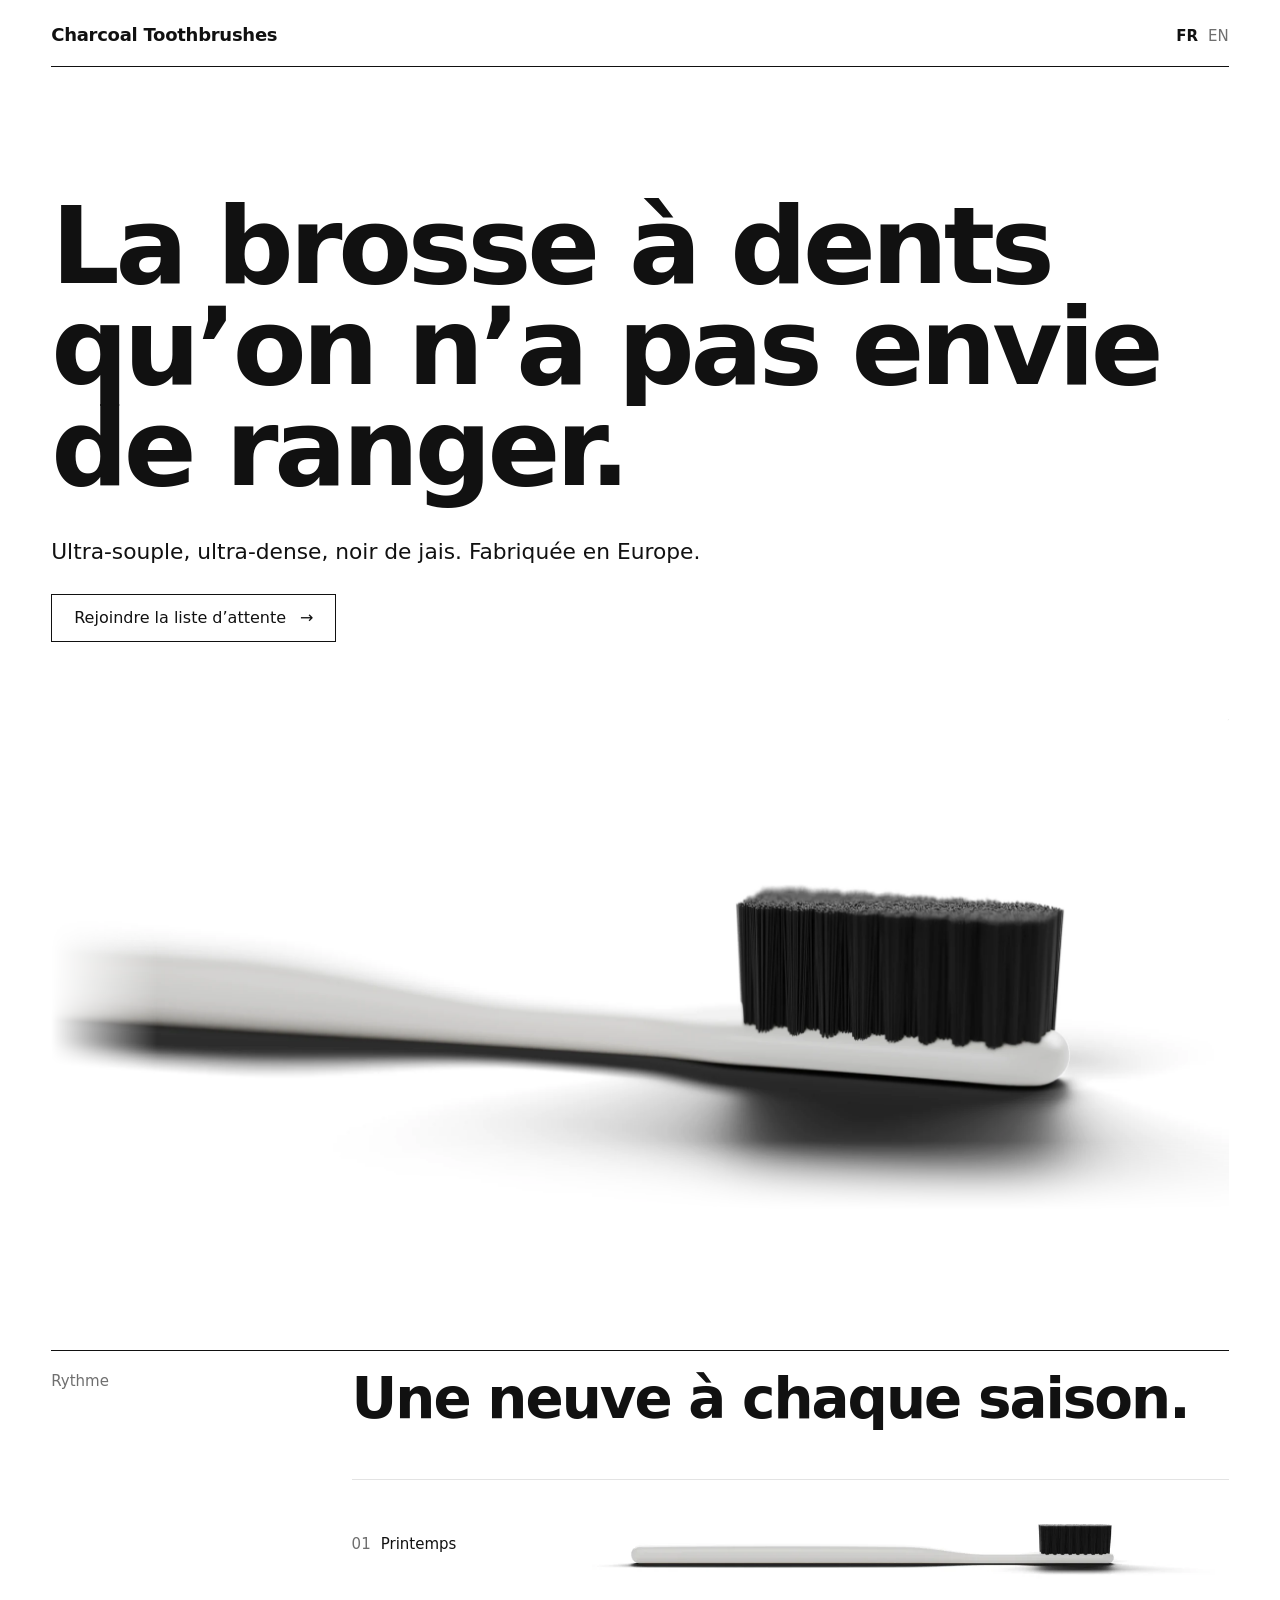
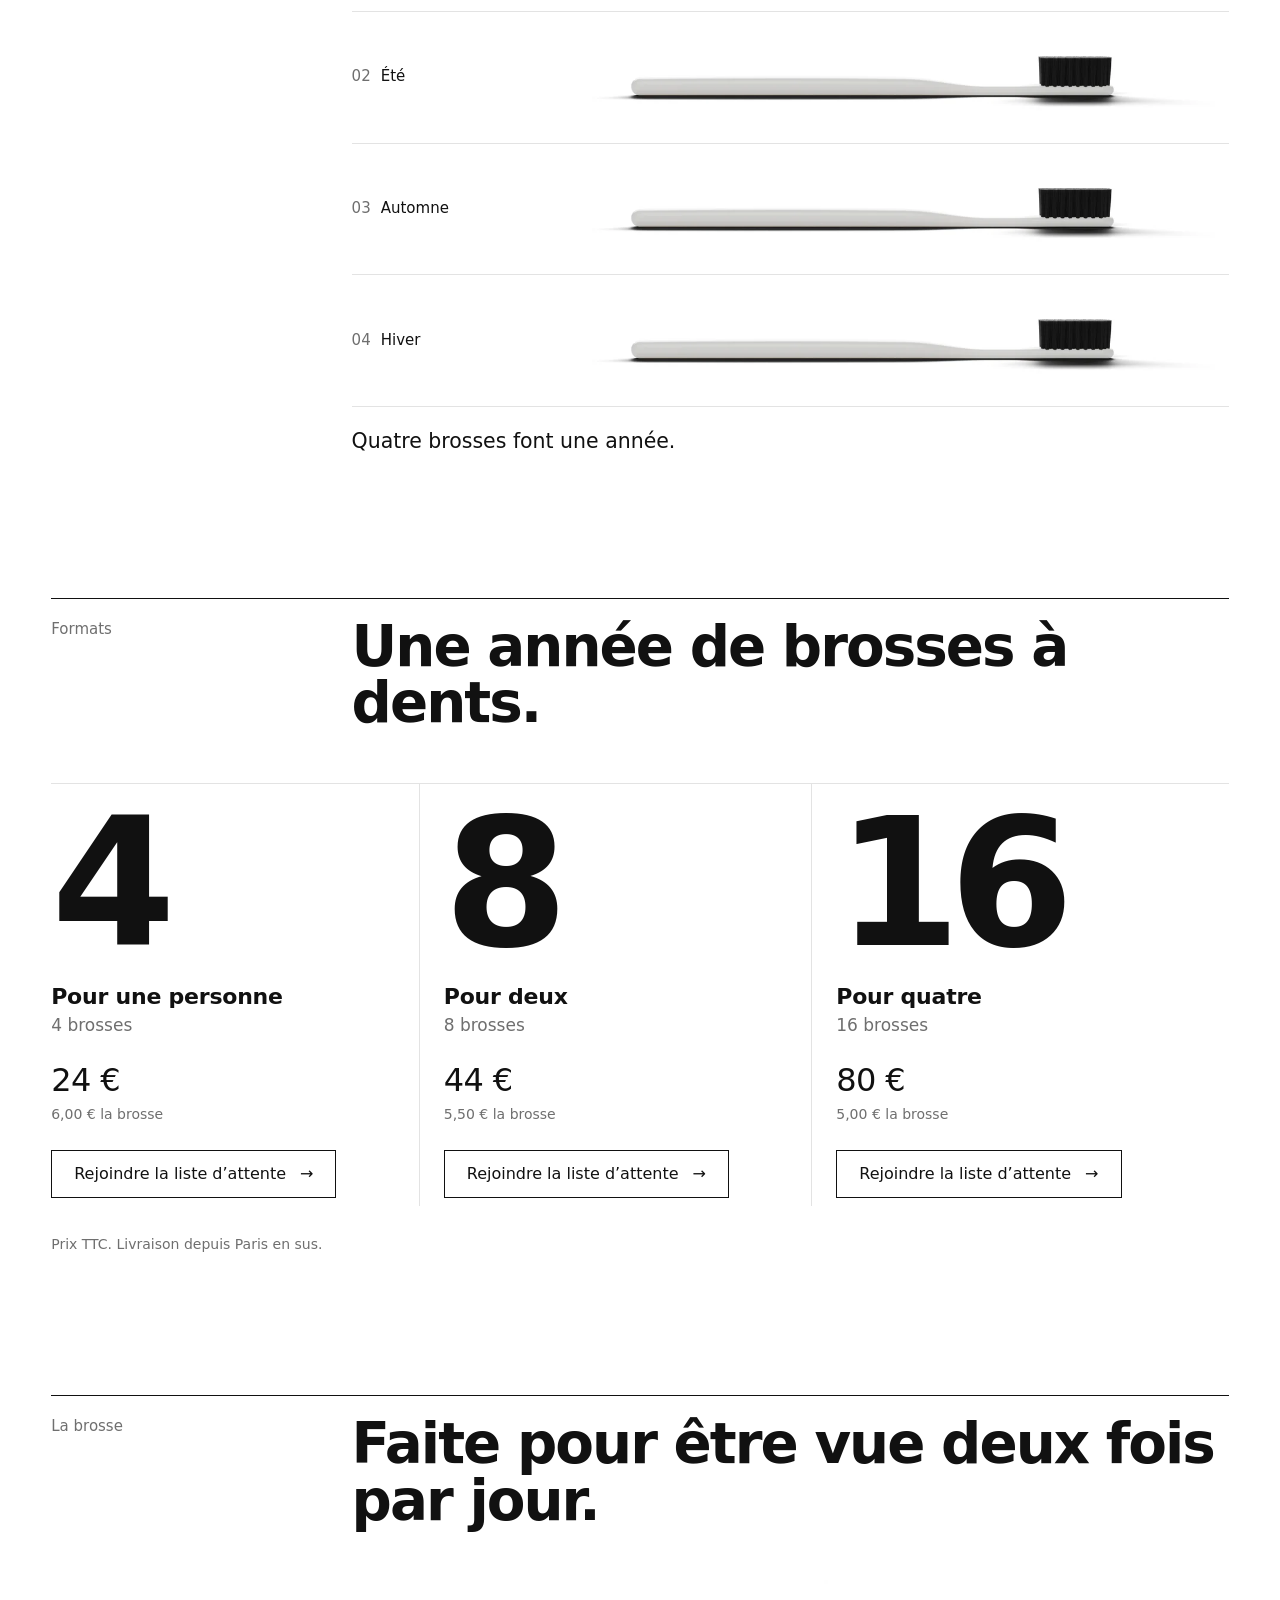
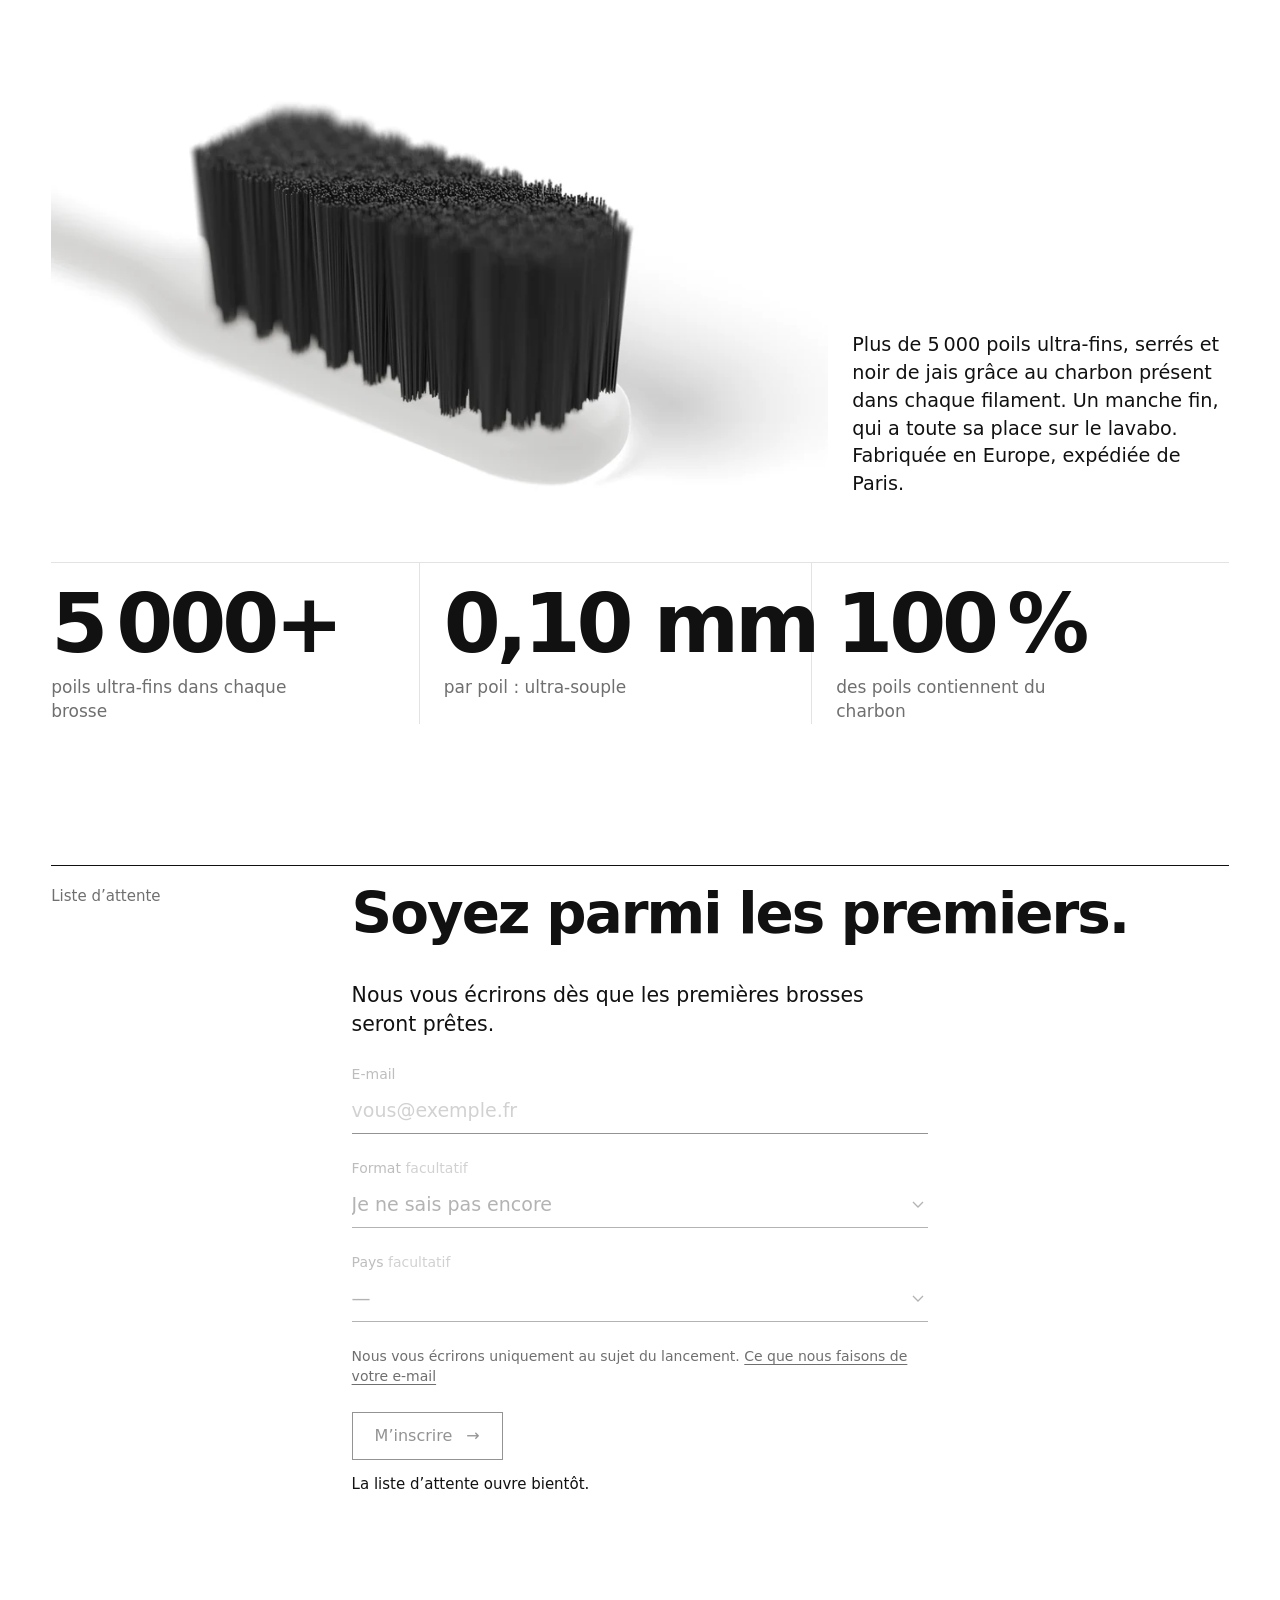
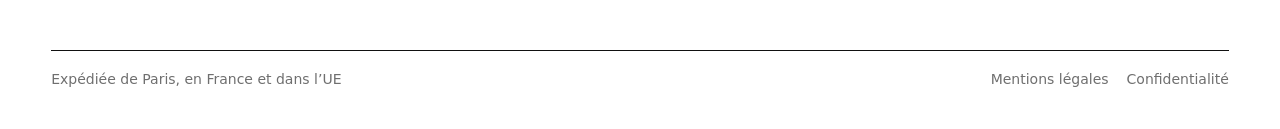
<file: index.html>
<!doctype html>
<html lang="fr">
<head>
<meta charset="utf-8">
<meta name="viewport" content="width=device-width, initial-scale=1">
<title>Charcoal Toothbrushes — la brosse à dents qu’on n’a pas envie de ranger</title>
<meta name="description" content="Des poils ultra-souples, ultra-denses, noir de jais. Fabriquée en Europe. En boîtes de 4, 8 et 16 : une année de brosses à dents pour une, deux ou quatre personnes. Inscrivez-vous à la liste d’attente.">
<meta name="robots" content="noindex">
<link rel="canonical" href="https://dimlimber.github.io/charcoaltoothbrushes/">
<link rel="alternate" hreflang="fr" href="https://dimlimber.github.io/charcoaltoothbrushes/">
<link rel="alternate" hreflang="en" href="https://dimlimber.github.io/charcoaltoothbrushes/en/">
<link rel="alternate" hreflang="x-default" href="https://dimlimber.github.io/charcoaltoothbrushes/en/">
<meta property="og:type" content="website">
<meta property="og:site_name" content="Charcoal Toothbrushes">
<meta property="og:title" content="Charcoal Toothbrushes">
<meta property="og:description" content="La brosse à dents qu’on n’a pas envie de ranger. Inscrivez-vous à la liste d’attente.">
<meta property="og:url" content="https://dimlimber.github.io/charcoaltoothbrushes/">
<meta property="og:image" content="https://dimlimber.github.io/charcoaltoothbrushes/assets/img/og.jpg">
<meta property="og:locale" content="fr_FR">
<meta name="twitter:card" content="summary_large_image">
<meta name="theme-color" content="#ffffff">
<link rel="icon" href="assets/img/favicon.svg" type="image/svg+xml">
<link rel="preconnect" href="https://fonts.bunny.net">
<link rel="stylesheet" href="https://fonts.bunny.net/css?family=inter-tight:400,500,600&amp;display=swap">
<link rel="stylesheet" href="assets/css/site.css">
</head>
<body class="page-home">
<header class="top">
  <a class="mark" href="./">Charcoal Toothbrushes</a>
  <nav class="lang" aria-label="Language">
    <span aria-current="true">FR</span>
    <a href="en/" hreflang="en" lang="en" title="English">EN</a>
  </nav>
</header>
<main id="main">
<section class="hero" aria-labelledby="hero-title">
  <h1 id="hero-title">La brosse à dents qu’on n’a pas envie de ranger.</h1>
  <p class="sub">Ultra-souple, ultra-dense, noir de jais. Fabriquée en Europe.</p>
  <p class="actions"><a class="cta" href="#waitlist">Rejoindre la liste d’attente</a></p>
  <figure class="hero-photo">
    <picture>
    <source media="(max-width: 760px)" srcset="assets/img/hero-m-800.webp 800w, assets/img/hero-m-1200.webp 1200w" sizes="100vw" width="1200" height="900">
    <img src="assets/img/hero-2400.webp"
         srcset="assets/img/hero-1200.webp 1200w, assets/img/hero-2400.webp 2400w"
         sizes="(min-width: 1440px) 1344px, 100vw" width="2400" height="1000"
         alt="Les poils ultra-denses et noir de jais de la brosse, en gros plan" fetchpriority="high">
    </picture>
    <video class="hero-video" muted loop playsinline preload="none" aria-hidden="true" tabindex="-1"
           data-wide="assets/video/hero-wide" data-phone="assets/video/hero-phone"></video>
  </figure>
</section>

<section class="seasons" aria-labelledby="seasons-title">
  <div class="head"><p class="label">Rythme</p><h2 id="seasons-title">Une neuve à chaque saison.</h2></div>
  <ol class="year">
    <li><span><i>01</i>Printemps</span><img src="assets/img/side-1200.webp" srcset="assets/img/side-1200.webp 1200w, assets/img/side-2400.webp 2400w" sizes="(min-width: 760px) 66vw, 70vw" width="2400" height="400" alt="" loading="lazy"></li>
    <li><span><i>02</i>Été</span><img src="assets/img/side-1200.webp" srcset="assets/img/side-1200.webp 1200w, assets/img/side-2400.webp 2400w" sizes="(min-width: 760px) 66vw, 70vw" width="2400" height="400" alt="" loading="lazy"></li>
    <li><span><i>03</i>Automne</span><img src="assets/img/side-1200.webp" srcset="assets/img/side-1200.webp 1200w, assets/img/side-2400.webp 2400w" sizes="(min-width: 760px) 66vw, 70vw" width="2400" height="400" alt="" loading="lazy"></li>
    <li><span><i>04</i>Hiver</span><img src="assets/img/side-1200.webp" srcset="assets/img/side-1200.webp 1200w, assets/img/side-2400.webp 2400w" sizes="(min-width: 760px) 66vw, 70vw" width="2400" height="400" alt="" loading="lazy"></li>
  </ol>
  <p class="note">Quatre brosses font une année.</p>
</section>

<section class="packs" aria-labelledby="packs-title">
  <div class="head"><p class="label">Formats</p><h2 id="packs-title">Une année de brosses à dents.</h2></div>
  <div class="pack-list">
    <article class="pack">
      <p class="n" aria-hidden="true">4</p>
      <h3>Pour une personne</h3>
      <p class="pack-count">4 brosses</p>
      <p class="pack-price">24 €</p>
      <p class="pack-per">6,00 € la brosse</p>
      <a class="cta" href="#waitlist" data-pack="4">Rejoindre la liste d’attente</a>
    </article>
    <article class="pack">
      <p class="n" aria-hidden="true">8</p>
      <h3>Pour deux</h3>
      <p class="pack-count">8 brosses</p>
      <p class="pack-price">44 €</p>
      <p class="pack-per">5,50 € la brosse</p>
      <a class="cta" href="#waitlist" data-pack="8">Rejoindre la liste d’attente</a>
    </article>
    <article class="pack">
      <p class="n" aria-hidden="true">16</p>
      <h3>Pour quatre</h3>
      <p class="pack-count">16 brosses</p>
      <p class="pack-price">80 €</p>
      <p class="pack-per">5,00 € la brosse</p>
      <a class="cta" href="#waitlist" data-pack="16">Rejoindre la liste d’attente</a>
    </article>

  </div>
  <p class="fine">Prix TTC. Livraison depuis Paris en sus.</p>
</section>

<section class="detail" aria-labelledby="detail-title">
  <div class="head"><p class="label">La brosse</p><h2 id="detail-title">Faite pour être vue deux fois par jour.</h2></div>
  <figure class="detail-photo">
    <img src="assets/img/macro-1800.webp"
         srcset="assets/img/macro-900.webp 900w, assets/img/macro-1800.webp 1800w"
         sizes="(min-width: 760px) 60vw, 100vw" width="1800" height="1200"
         alt="Les pointes des poils, de très près" loading="lazy">
  </figure>
  <p class="body">Plus de 5 000 poils ultra-fins, serrés et noir de jais grâce au charbon présent dans chaque filament. Un manche fin, qui a toute sa place sur le lavabo. Fabriquée en Europe, expédiée de Paris.</p>
  <ul class="stats">
    <li><span class="v">5 000+</span><span class="k">poils ultra-fins dans chaque brosse</span></li>
    <li><span class="v">0,10 mm</span><span class="k">par poil : ultra-souple</span></li>
    <li><span class="v">100 %</span><span class="k">des poils contiennent du charbon</span></li>
  </ul>
</section>

<section class="waitlist" id="waitlist" aria-labelledby="waitlist-title">
  <div class="head"><p class="label">Liste d’attente</p><h2 id="waitlist-title">Soyez parmi les premiers.</h2></div>
  <form id="waitlist-form" data-state="idle" novalidate>
    <div class="fields">
      <p class="intro">Nous vous écrirons dès que les premières brosses seront prêtes.</p>
      <label class="field"><span>E-mail</span>
        <input type="email" name="email" required autocomplete="email" inputmode="email" placeholder="vous@exemple.fr" maxlength="254"></label>
      <label class="field"><span>Format <i>facultatif</i></span>
        <select name="pack"><option value="">Je ne sais pas encore</option><option value="4">Pour une personne · 4 brosses</option><option value="8">Pour deux · 8 brosses</option><option value="16">Pour quatre · 16 brosses</option></select></label>
      <label class="field"><span>Pays <i>facultatif</i></span>
        <select name="country"><option value="">—</option><option value="FR">France</option><option value="DE">Allemagne</option><option value="AT">Autriche</option><option value="BE">Belgique</option><option value="BG">Bulgarie</option><option value="CY">Chypre</option><option value="HR">Croatie</option><option value="DK">Danemark</option><option value="ES">Espagne</option><option value="EE">Estonie</option><option value="FI">Finlande</option><option value="GR">Grèce</option><option value="HU">Hongrie</option><option value="IE">Irlande</option><option value="IT">Italie</option><option value="LV">Lettonie</option><option value="LT">Lituanie</option><option value="LU">Luxembourg</option><option value="MT">Malte</option><option value="NL">Pays-Bas</option><option value="PL">Pologne</option><option value="PT">Portugal</option><option value="RO">Roumanie</option><option value="SK">Slovaquie</option><option value="SI">Slovénie</option><option value="SE">Suède</option><option value="CZ">Tchéquie</option><option value="XX">Hors de l’UE</option></select></label>
      <div class="hp" aria-hidden="true"><label>Website <input type="text" name="website" tabindex="-1" autocomplete="off"></label></div>
      <p class="consent">Nous vous écrirons uniquement au sujet du lancement. <a href="confidentialite/">Ce que nous faisons de votre e-mail</a></p>
      <button class="cta" type="submit" data-sending="Envoi…">M’inscrire</button>
      <p class="msg" id="waitlist-invalid" role="alert">Vérifiez votre adresse e-mail.</p>
      <p class="msg" id="waitlist-error" role="alert">Un problème est survenu. Merci de réessayer.</p>
      <p class="msg" id="waitlist-closed">La liste d’attente ouvre bientôt.</p>
    </div>
    <div id="waitlist-done" class="done" tabindex="-1">
      <p class="done-title">C’est noté.</p>
      <p>Nous vous écrirons dès que les premières brosses seront prêtes.</p>
    </div>
  </form>
</section>

</main>
<footer class="foot">
  <span>Expédiée de Paris, en France et dans l’UE</span>
  <span class="links"><a href="mentions-legales/">Mentions légales</a><a href="confidentialite/">Confidentialité</a></span>
</footer>
<script id="config" type="application/json">{"lang": "fr", "endpoint": null, "consentVersion": "2026-10-05"}</script>
<script src="assets/js/site.js" defer></script>
</body>
</html>
</file>
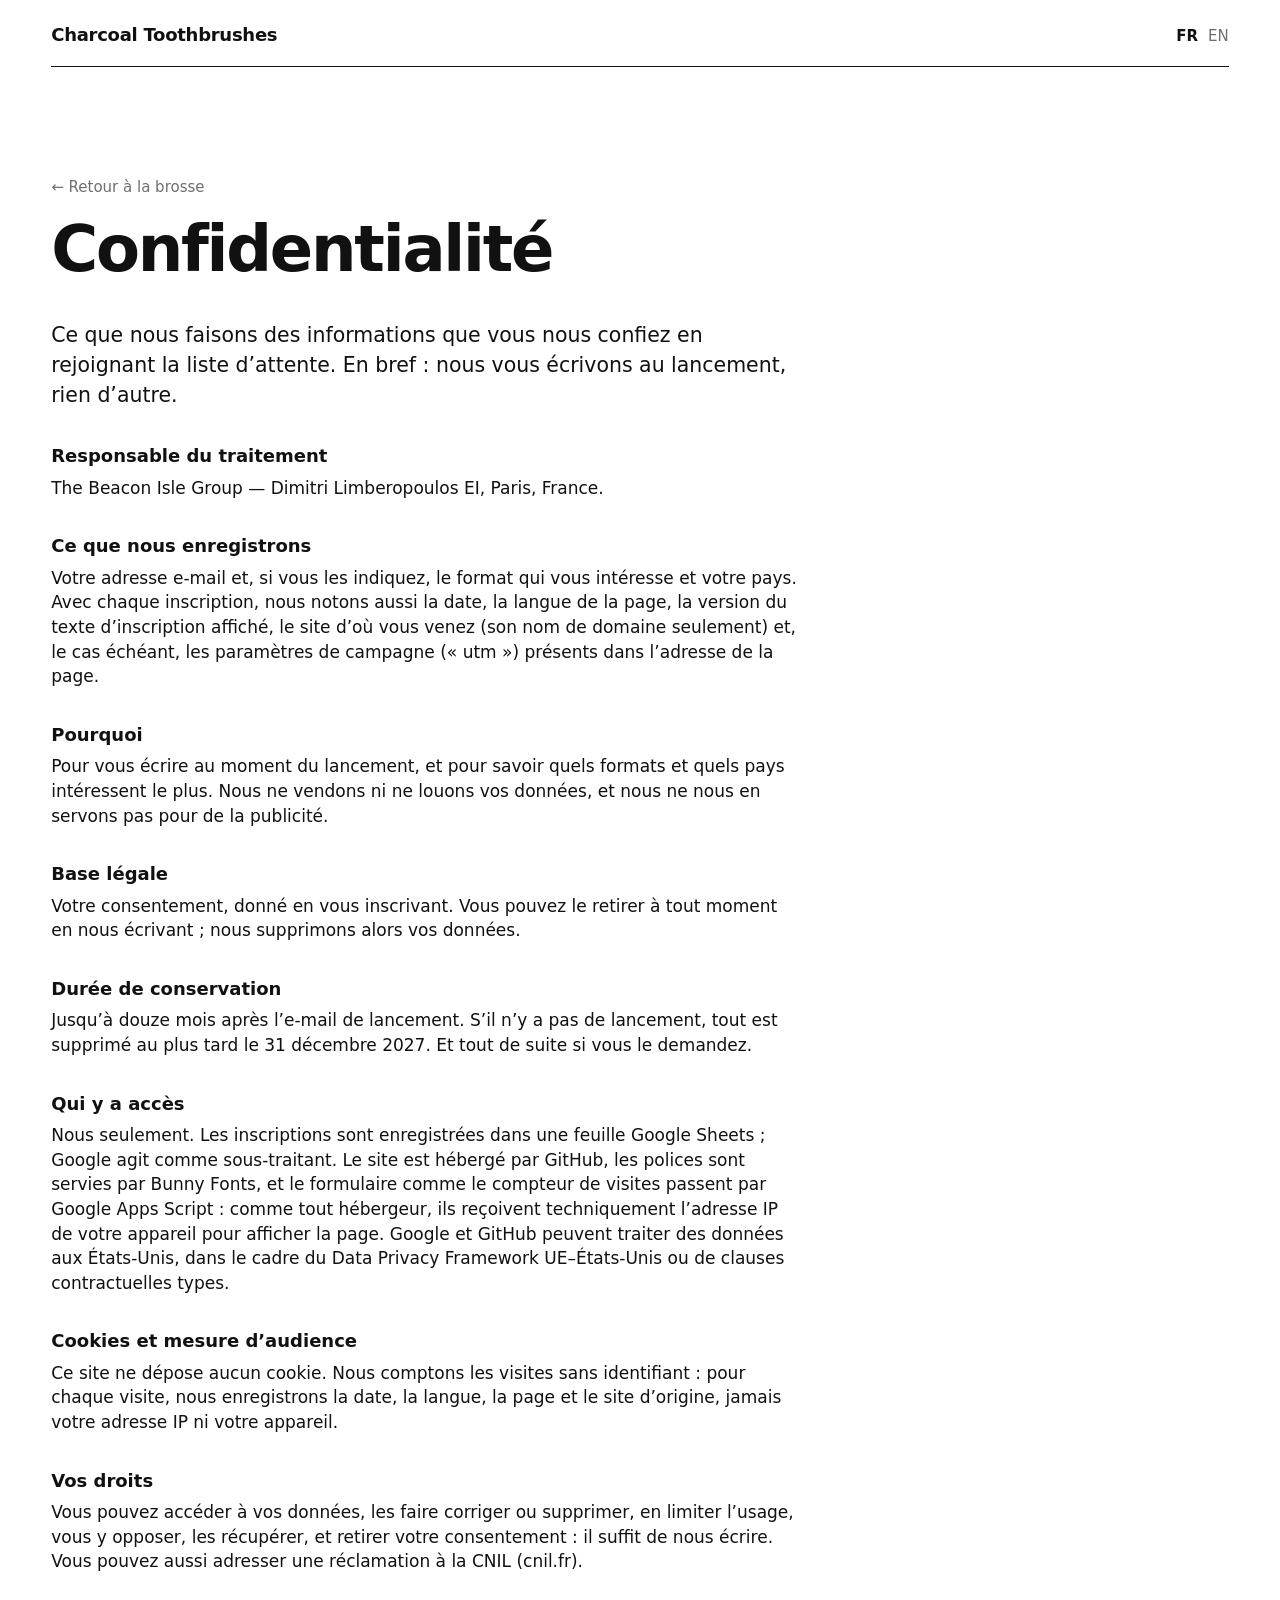
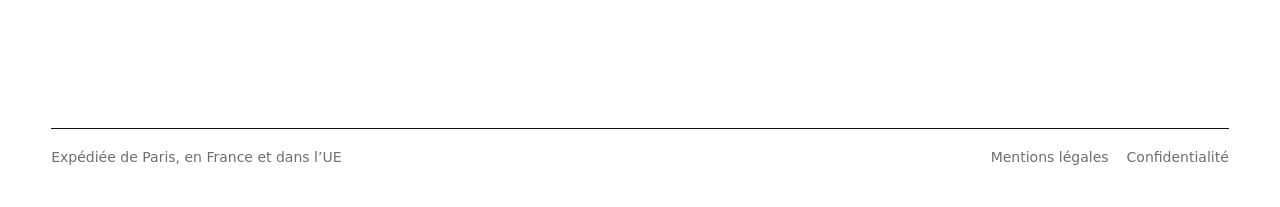
<file: confidentialite/index.html>
<!doctype html>
<html lang="fr">
<head>
<meta charset="utf-8">
<meta name="viewport" content="width=device-width, initial-scale=1">
<title>Confidentialité — Charcoal Toothbrushes</title>
<meta name="description" content="Des poils ultra-souples, ultra-denses, noir de jais. Fabriquée en Europe. En boîtes de 4, 8 et 16 : une année de brosses à dents pour une, deux ou quatre personnes. Inscrivez-vous à la liste d’attente.">
<meta name="robots" content="noindex">
<link rel="canonical" href="https://dimlimber.github.io/charcoaltoothbrushes/confidentialite/">
<link rel="alternate" hreflang="fr" href="https://dimlimber.github.io/charcoaltoothbrushes/confidentialite/">
<link rel="alternate" hreflang="en" href="https://dimlimber.github.io/charcoaltoothbrushes/en/privacy/">
<link rel="alternate" hreflang="x-default" href="https://dimlimber.github.io/charcoaltoothbrushes/en/privacy/">
<meta property="og:type" content="website">
<meta property="og:site_name" content="Charcoal Toothbrushes">
<meta property="og:title" content="Charcoal Toothbrushes">
<meta property="og:description" content="La brosse à dents qu’on n’a pas envie de ranger. Inscrivez-vous à la liste d’attente.">
<meta property="og:url" content="https://dimlimber.github.io/charcoaltoothbrushes/confidentialite/">
<meta property="og:image" content="https://dimlimber.github.io/charcoaltoothbrushes/assets/img/og.jpg">
<meta property="og:locale" content="fr_FR">
<meta name="twitter:card" content="summary_large_image">
<meta name="theme-color" content="#ffffff">
<link rel="icon" href="../assets/img/favicon.svg" type="image/svg+xml">
<link rel="preconnect" href="https://fonts.bunny.net">
<link rel="stylesheet" href="https://fonts.bunny.net/css?family=inter-tight:400,500,600&amp;display=swap">
<link rel="stylesheet" href="../assets/css/site.css">
</head>
<body class="page-privacy">
<header class="top">
  <a class="mark" href="../">Charcoal Toothbrushes</a>
  <nav class="lang" aria-label="Language">
    <span aria-current="true">FR</span>
    <a href="../en/privacy/" hreflang="en" lang="en" title="English">EN</a>
  </nav>
</header>
<main id="main">
<article class="doc">
  <p class="label"><a href="../">← Retour à la brosse</a></p>
  <h1>Confidentialité</h1>
  <p class="lead">Ce que nous faisons des informations que vous nous confiez en rejoignant la liste d’attente. En bref : nous vous écrivons au lancement, rien d’autre.</p>

  <h2>Responsable du traitement</h2>
  <p>The Beacon Isle Group — Dimitri Limberopoulos EI, Paris, France.</p>

  <h2>Ce que nous enregistrons</h2>
  <p>Votre adresse e-mail et, si vous les indiquez, le format qui vous intéresse et votre pays. Avec chaque inscription, nous notons aussi la date, la langue de la page, la version du texte d’inscription affiché, le site d’où vous venez (son nom de domaine seulement) et, le cas échéant, les paramètres de campagne (« utm ») présents dans l’adresse de la page.</p>

  <h2>Pourquoi</h2>
  <p>Pour vous écrire au moment du lancement, et pour savoir quels formats et quels pays intéressent le plus. Nous ne vendons ni ne louons vos données, et nous ne nous en servons pas pour de la publicité.</p>

  <h2>Base légale</h2>
  <p>Votre consentement, donné en vous inscrivant. Vous pouvez le retirer à tout moment en nous écrivant ; nous supprimons alors vos données.</p>

  <h2>Durée de conservation</h2>
  <p>Jusqu’à douze mois après l’e-mail de lancement. S’il n’y a pas de lancement, tout est supprimé au plus tard le 31 décembre 2027. Et tout de suite si vous le demandez.</p>

  <h2>Qui y a accès</h2>
  <p>Nous seulement. Les inscriptions sont enregistrées dans une feuille Google Sheets ; Google agit comme sous-traitant. Le site est hébergé par GitHub, les polices sont servies par Bunny Fonts, et le formulaire comme le compteur de visites passent par Google Apps Script : comme tout hébergeur, ils reçoivent techniquement l’adresse IP de votre appareil pour afficher la page. Google et GitHub peuvent traiter des données aux États-Unis, dans le cadre du Data Privacy Framework UE–États-Unis ou de clauses contractuelles types.</p>

  <h2>Cookies et mesure d’audience</h2>
  <p>Ce site ne dépose aucun cookie. Nous comptons les visites sans identifiant : pour chaque visite, nous enregistrons la date, la langue, la page et le site d’origine, jamais votre adresse IP ni votre appareil.</p>

  <h2>Vos droits</h2>
  <p>Vous pouvez accéder à vos données, les faire corriger ou supprimer, en limiter l’usage, vous y opposer, les récupérer, et retirer votre consentement : il suffit de nous écrire. Vous pouvez aussi adresser une réclamation à la CNIL (cnil.fr).</p>

</article>

</main>
<footer class="foot">
  <span>Expédiée de Paris, en France et dans l’UE</span>
  <span class="links"><a href="../mentions-legales/">Mentions légales</a><a href="../confidentialite/">Confidentialité</a></span>
</footer>
<script id="config" type="application/json">{"lang": "fr", "endpoint": null, "consentVersion": "2026-10-05"}</script>
<script src="../assets/js/site.js" defer></script>
</body>
</html>
</file>
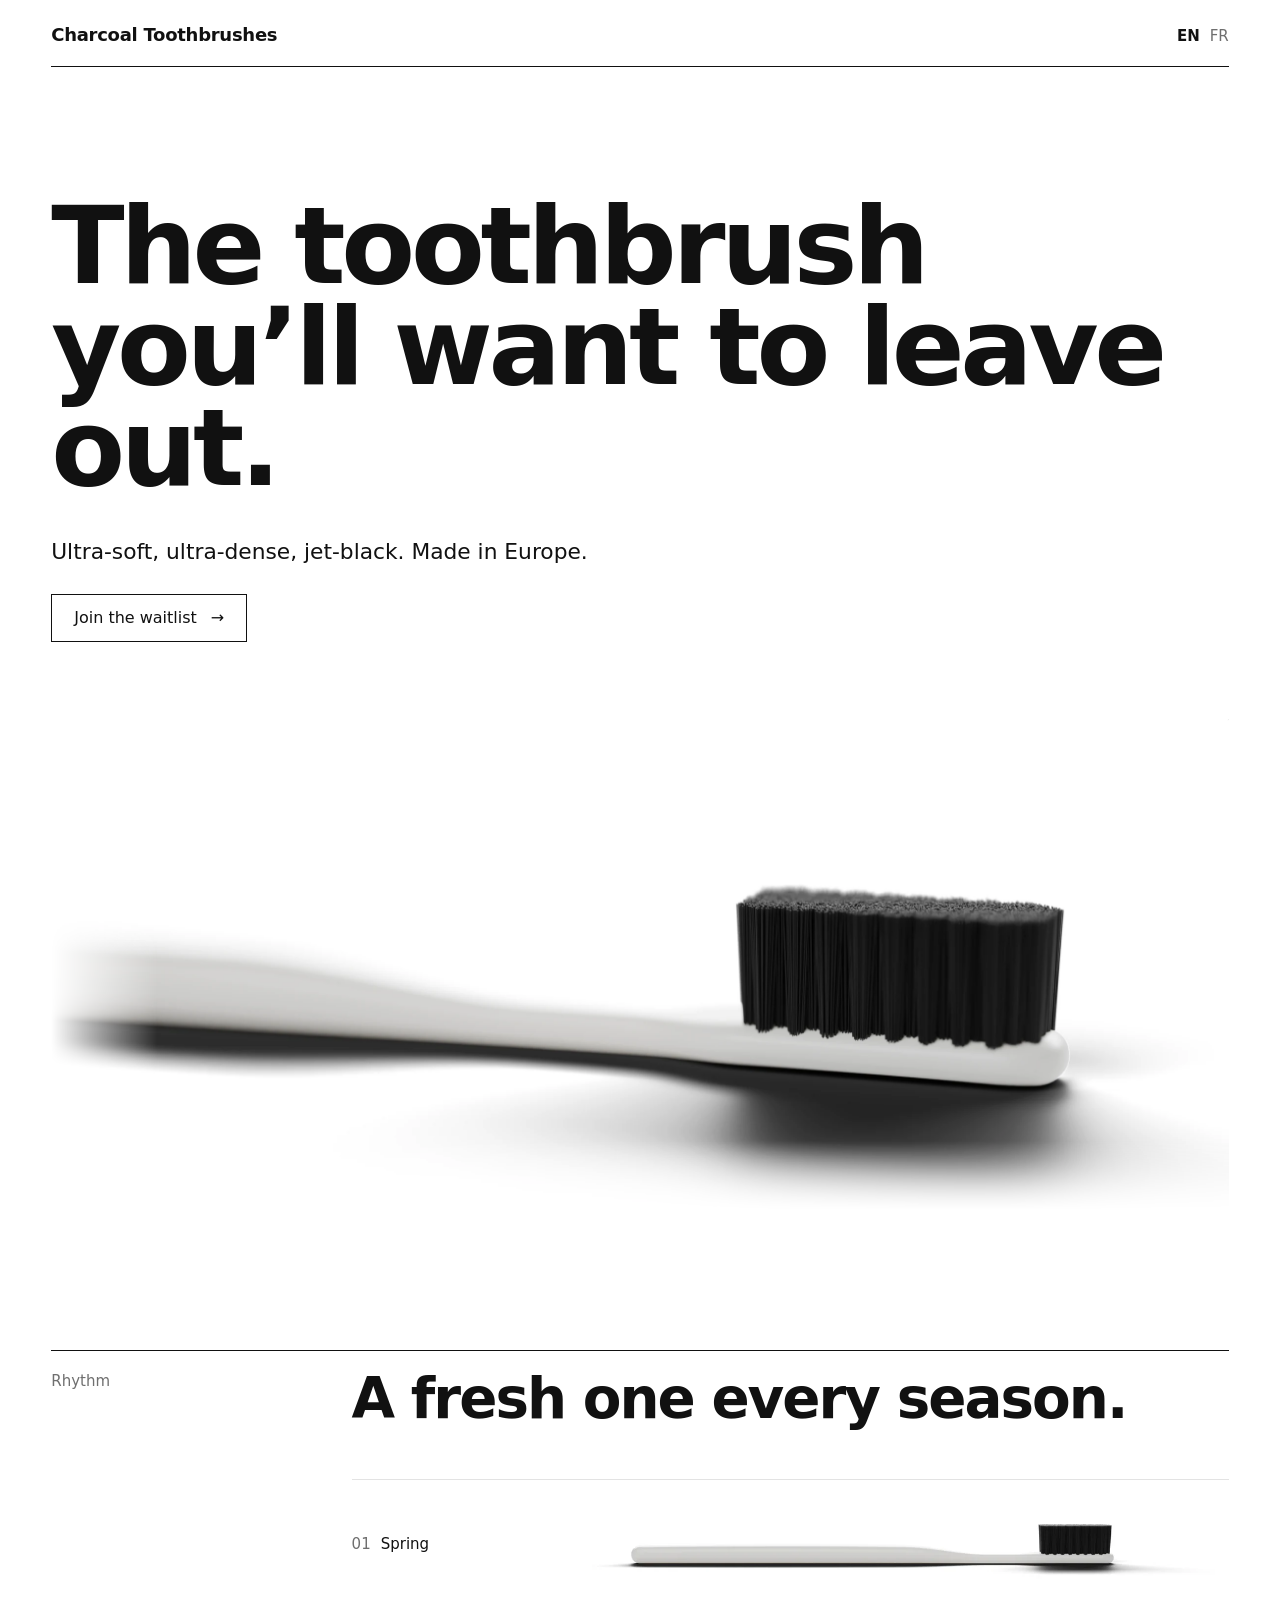
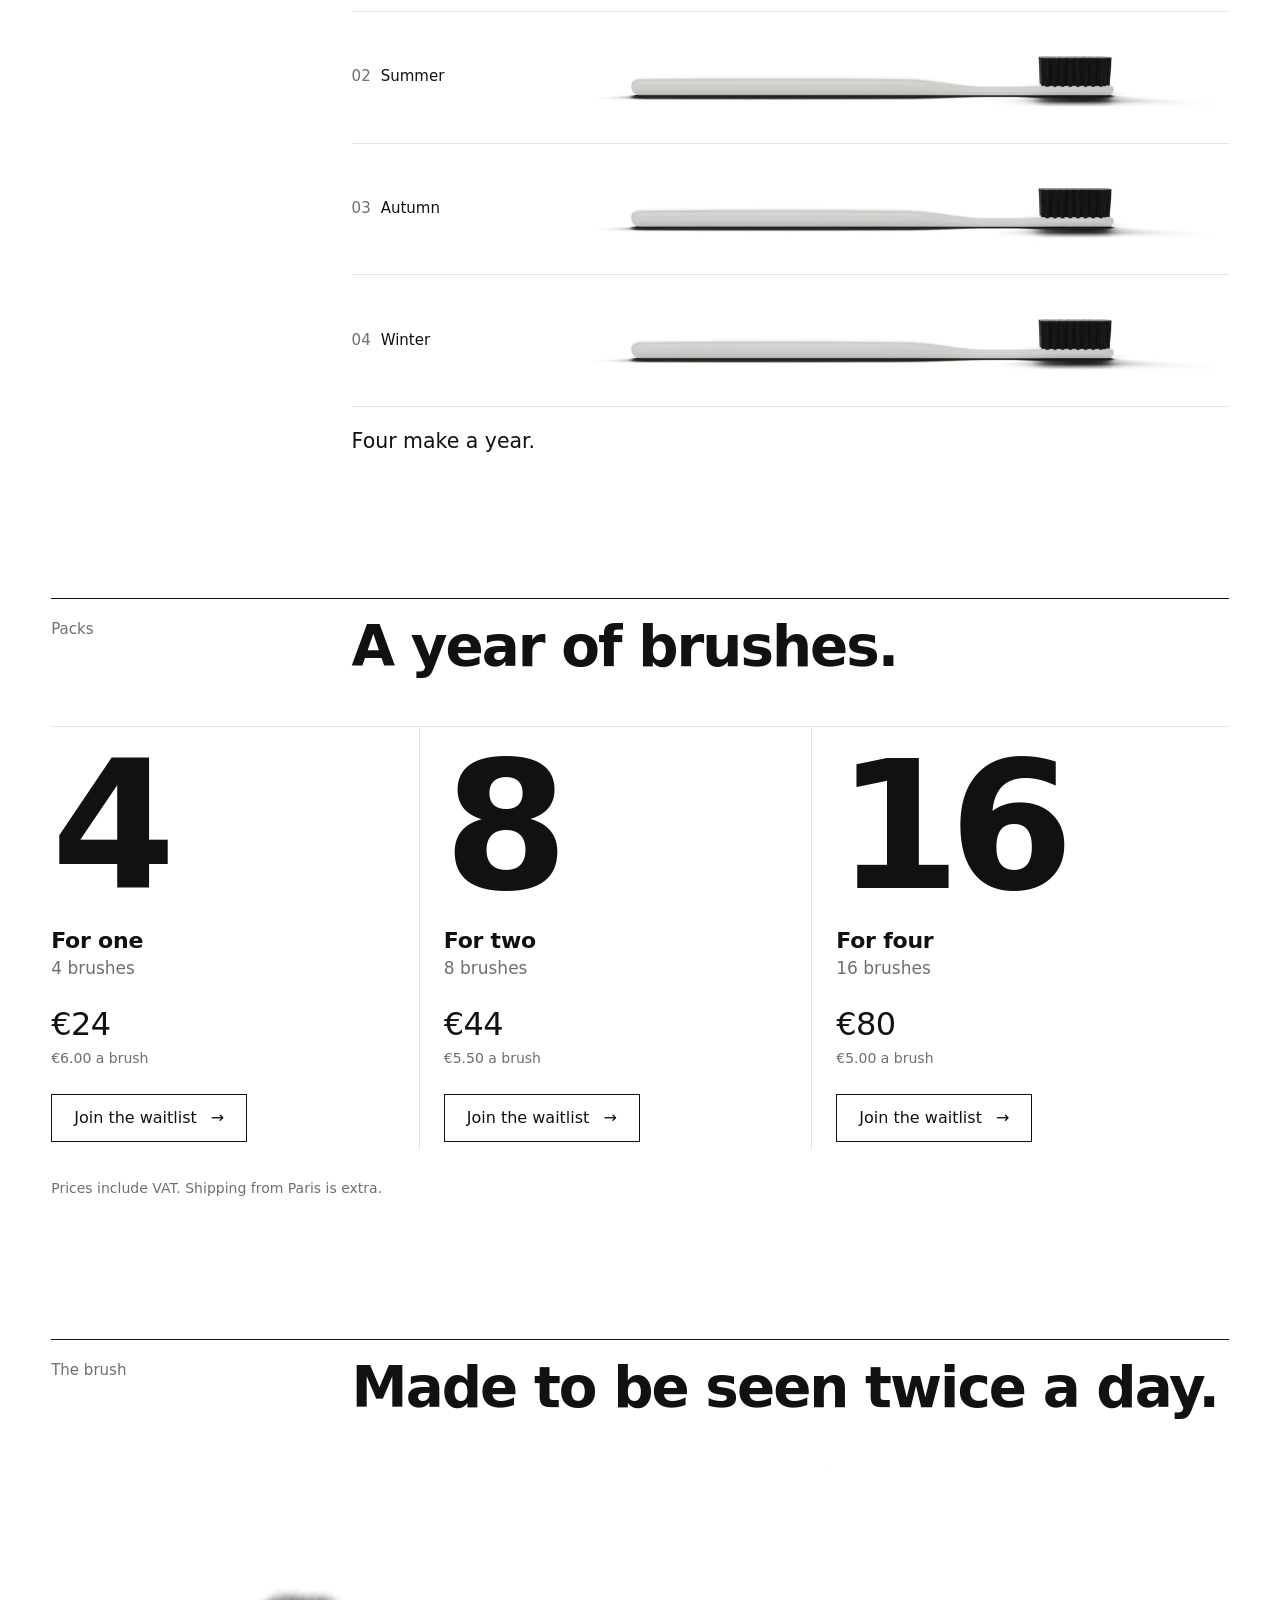
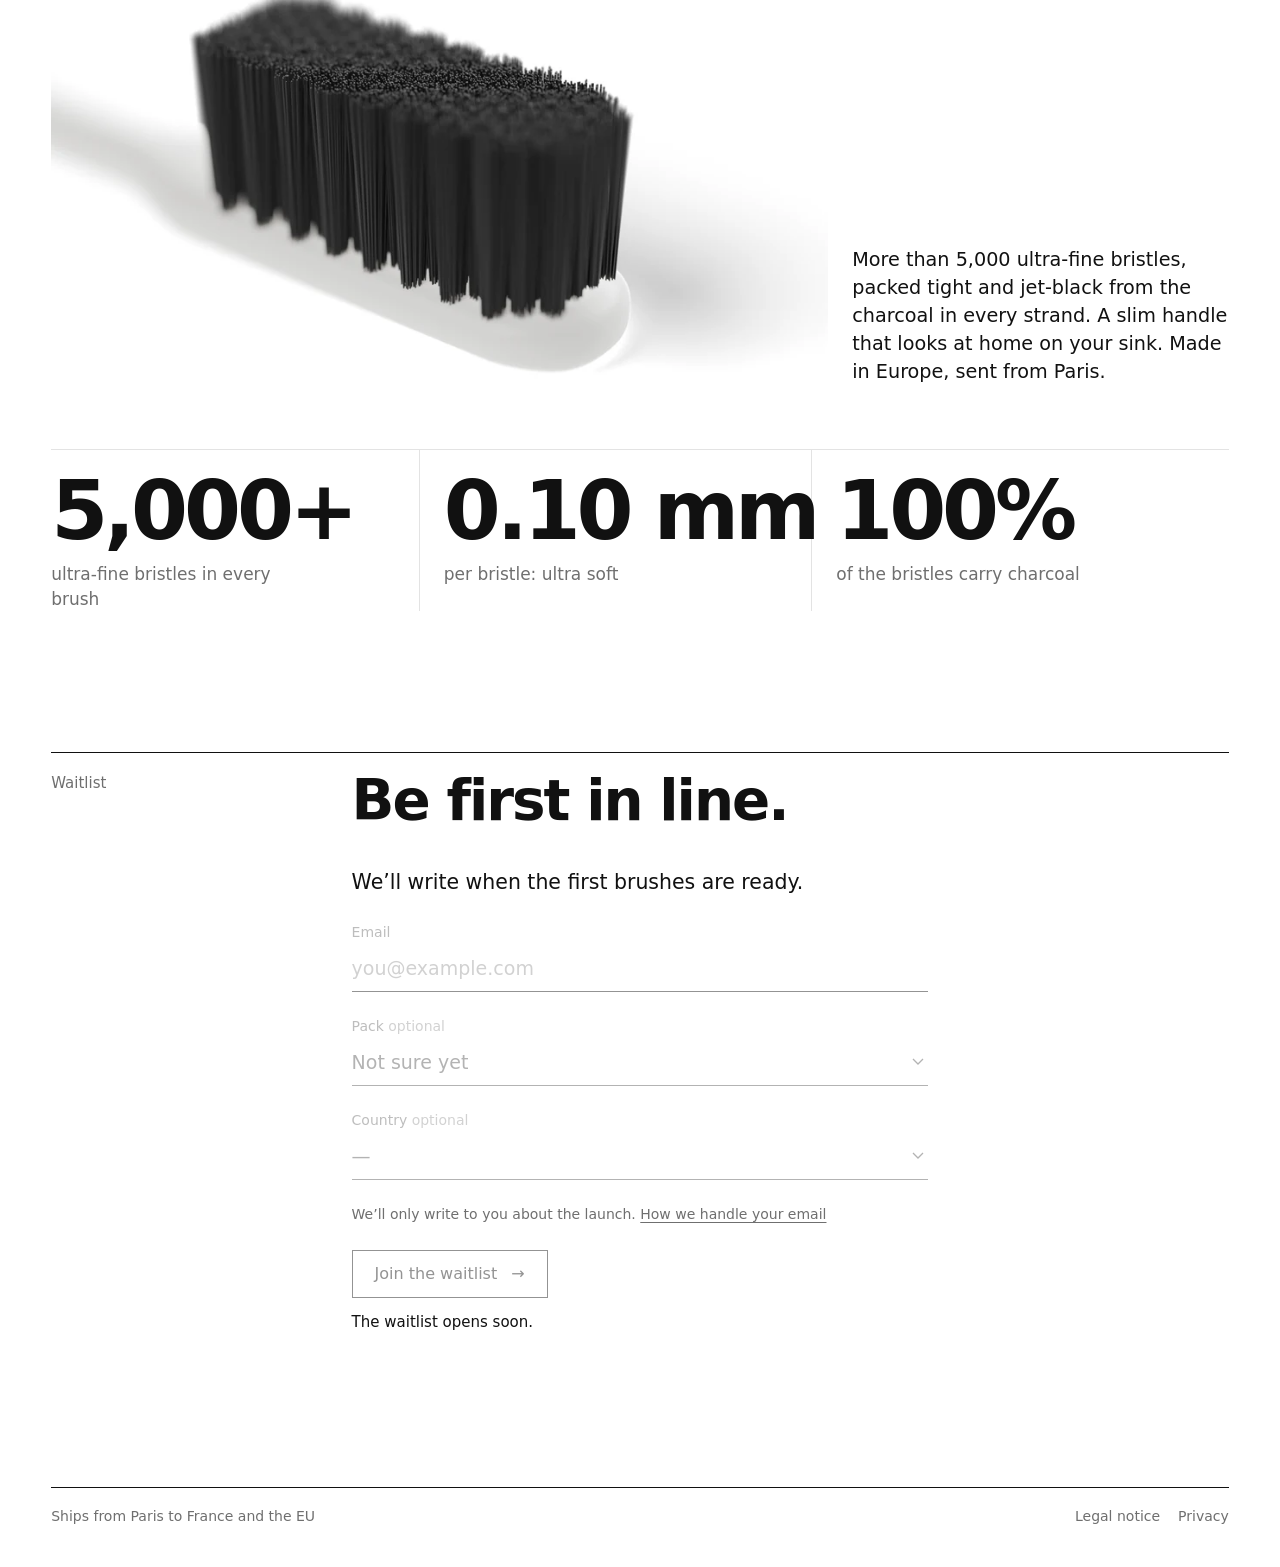
<file: en/index.html>
<!doctype html>
<html lang="en">
<head>
<meta charset="utf-8">
<meta name="viewport" content="width=device-width, initial-scale=1">
<title>Charcoal Toothbrushes — the toothbrush you’ll want to leave out</title>
<meta name="description" content="Ultra-soft, ultra-dense, jet-black bristles. Made in Europe. Packs of 4, 8 and 16: a year of brushes for one, two or four. Join the waitlist.">
<meta name="robots" content="noindex">
<link rel="canonical" href="https://dimlimber.github.io/charcoaltoothbrushes/en/">
<link rel="alternate" hreflang="fr" href="https://dimlimber.github.io/charcoaltoothbrushes/">
<link rel="alternate" hreflang="en" href="https://dimlimber.github.io/charcoaltoothbrushes/en/">
<link rel="alternate" hreflang="x-default" href="https://dimlimber.github.io/charcoaltoothbrushes/en/">
<meta property="og:type" content="website">
<meta property="og:site_name" content="Charcoal Toothbrushes">
<meta property="og:title" content="Charcoal Toothbrushes">
<meta property="og:description" content="The toothbrush you’ll want to leave out. Join the waitlist.">
<meta property="og:url" content="https://dimlimber.github.io/charcoaltoothbrushes/en/">
<meta property="og:image" content="https://dimlimber.github.io/charcoaltoothbrushes/assets/img/og.jpg">
<meta property="og:locale" content="en_GB">
<meta name="twitter:card" content="summary_large_image">
<meta name="theme-color" content="#ffffff">
<link rel="icon" href="../assets/img/favicon.svg" type="image/svg+xml">
<link rel="preconnect" href="https://fonts.bunny.net">
<link rel="stylesheet" href="https://fonts.bunny.net/css?family=inter-tight:400,500,600&amp;display=swap">
<link rel="stylesheet" href="../assets/css/site.css">
</head>
<body class="page-home">
<header class="top">
  <a class="mark" href="../en/">Charcoal Toothbrushes</a>
  <nav class="lang" aria-label="Language">
    <span aria-current="true">EN</span>
    <a href="../" hreflang="fr" lang="fr" title="Français">FR</a>
  </nav>
</header>
<main id="main">
<section class="hero" aria-labelledby="hero-title">
  <h1 id="hero-title">The toothbrush you’ll want to leave out.</h1>
  <p class="sub">Ultra-soft, ultra-dense, jet-black. Made in Europe.</p>
  <p class="actions"><a class="cta" href="#waitlist">Join the waitlist</a></p>
  <figure class="hero-photo">
    <picture>
    <source media="(max-width: 760px)" srcset="../assets/img/hero-m-800.webp 800w, ../assets/img/hero-m-1200.webp 1200w" sizes="100vw" width="1200" height="900">
    <img src="../assets/img/hero-2400.webp"
         srcset="../assets/img/hero-1200.webp 1200w, ../assets/img/hero-2400.webp 2400w"
         sizes="(min-width: 1440px) 1344px, 100vw" width="2400" height="1000"
         alt="The brush’s ultra-dense, jet-black bristles, close up" fetchpriority="high">
    </picture>
    <video class="hero-video" muted loop playsinline preload="none" aria-hidden="true" tabindex="-1"
           data-wide="../assets/video/hero-wide" data-phone="../assets/video/hero-phone"></video>
  </figure>
</section>

<section class="seasons" aria-labelledby="seasons-title">
  <div class="head"><p class="label">Rhythm</p><h2 id="seasons-title">A fresh one every season.</h2></div>
  <ol class="year">
    <li><span><i>01</i>Spring</span><img src="../assets/img/side-1200.webp" srcset="../assets/img/side-1200.webp 1200w, ../assets/img/side-2400.webp 2400w" sizes="(min-width: 760px) 66vw, 70vw" width="2400" height="400" alt="" loading="lazy"></li>
    <li><span><i>02</i>Summer</span><img src="../assets/img/side-1200.webp" srcset="../assets/img/side-1200.webp 1200w, ../assets/img/side-2400.webp 2400w" sizes="(min-width: 760px) 66vw, 70vw" width="2400" height="400" alt="" loading="lazy"></li>
    <li><span><i>03</i>Autumn</span><img src="../assets/img/side-1200.webp" srcset="../assets/img/side-1200.webp 1200w, ../assets/img/side-2400.webp 2400w" sizes="(min-width: 760px) 66vw, 70vw" width="2400" height="400" alt="" loading="lazy"></li>
    <li><span><i>04</i>Winter</span><img src="../assets/img/side-1200.webp" srcset="../assets/img/side-1200.webp 1200w, ../assets/img/side-2400.webp 2400w" sizes="(min-width: 760px) 66vw, 70vw" width="2400" height="400" alt="" loading="lazy"></li>
  </ol>
  <p class="note">Four make a year.</p>
</section>

<section class="packs" aria-labelledby="packs-title">
  <div class="head"><p class="label">Packs</p><h2 id="packs-title">A year of brushes.</h2></div>
  <div class="pack-list">
    <article class="pack">
      <p class="n" aria-hidden="true">4</p>
      <h3>For one</h3>
      <p class="pack-count">4 brushes</p>
      <p class="pack-price">€24</p>
      <p class="pack-per">€6.00 a brush</p>
      <a class="cta" href="#waitlist" data-pack="4">Join the waitlist</a>
    </article>
    <article class="pack">
      <p class="n" aria-hidden="true">8</p>
      <h3>For two</h3>
      <p class="pack-count">8 brushes</p>
      <p class="pack-price">€44</p>
      <p class="pack-per">€5.50 a brush</p>
      <a class="cta" href="#waitlist" data-pack="8">Join the waitlist</a>
    </article>
    <article class="pack">
      <p class="n" aria-hidden="true">16</p>
      <h3>For four</h3>
      <p class="pack-count">16 brushes</p>
      <p class="pack-price">€80</p>
      <p class="pack-per">€5.00 a brush</p>
      <a class="cta" href="#waitlist" data-pack="16">Join the waitlist</a>
    </article>

  </div>
  <p class="fine">Prices include VAT. Shipping from Paris is extra.</p>
</section>

<section class="detail" aria-labelledby="detail-title">
  <div class="head"><p class="label">The brush</p><h2 id="detail-title">Made to be seen twice a day.</h2></div>
  <figure class="detail-photo">
    <img src="../assets/img/macro-1800.webp"
         srcset="../assets/img/macro-900.webp 900w, ../assets/img/macro-1800.webp 1800w"
         sizes="(min-width: 760px) 60vw, 100vw" width="1800" height="1200"
         alt="The tips of the bristles, very close up" loading="lazy">
  </figure>
  <p class="body">More than 5,000 ultra-fine bristles, packed tight and jet-black from the charcoal in every strand. A slim handle that looks at home on your sink. Made in Europe, sent from Paris.</p>
  <ul class="stats">
    <li><span class="v">5,000+</span><span class="k">ultra-fine bristles in every brush</span></li>
    <li><span class="v">0.10 mm</span><span class="k">per bristle: ultra soft</span></li>
    <li><span class="v">100%</span><span class="k">of the bristles carry charcoal</span></li>
  </ul>
</section>

<section class="waitlist" id="waitlist" aria-labelledby="waitlist-title">
  <div class="head"><p class="label">Waitlist</p><h2 id="waitlist-title">Be first in line.</h2></div>
  <form id="waitlist-form" data-state="idle" novalidate>
    <div class="fields">
      <p class="intro">We’ll write when the first brushes are ready.</p>
      <label class="field"><span>Email</span>
        <input type="email" name="email" required autocomplete="email" inputmode="email" placeholder="you@example.com" maxlength="254"></label>
      <label class="field"><span>Pack <i>optional</i></span>
        <select name="pack"><option value="">Not sure yet</option><option value="4">For one · 4 brushes</option><option value="8">For two · 8 brushes</option><option value="16">For four · 16 brushes</option></select></label>
      <label class="field"><span>Country <i>optional</i></span>
        <select name="country"><option value="">—</option><option value="FR">France</option><option value="AT">Austria</option><option value="BE">Belgium</option><option value="BG">Bulgaria</option><option value="HR">Croatia</option><option value="CY">Cyprus</option><option value="CZ">Czechia</option><option value="DK">Denmark</option><option value="EE">Estonia</option><option value="FI">Finland</option><option value="DE">Germany</option><option value="GR">Greece</option><option value="HU">Hungary</option><option value="IE">Ireland</option><option value="IT">Italy</option><option value="LV">Latvia</option><option value="LT">Lithuania</option><option value="LU">Luxembourg</option><option value="MT">Malta</option><option value="NL">Netherlands</option><option value="PL">Poland</option><option value="PT">Portugal</option><option value="RO">Romania</option><option value="SK">Slovakia</option><option value="SI">Slovenia</option><option value="ES">Spain</option><option value="SE">Sweden</option><option value="XX">Outside the EU</option></select></label>
      <div class="hp" aria-hidden="true"><label>Website <input type="text" name="website" tabindex="-1" autocomplete="off"></label></div>
      <p class="consent">We’ll only write to you about the launch. <a href="../en/privacy/">How we handle your email</a></p>
      <button class="cta" type="submit" data-sending="Sending…">Join the waitlist</button>
      <p class="msg" id="waitlist-invalid" role="alert">Please check your email address.</p>
      <p class="msg" id="waitlist-error" role="alert">Something went wrong. Please try again.</p>
      <p class="msg" id="waitlist-closed">The waitlist opens soon.</p>
    </div>
    <div id="waitlist-done" class="done" tabindex="-1">
      <p class="done-title">You’re on the list.</p>
      <p>We’ll write when the first brushes are ready.</p>
    </div>
  </form>
</section>

</main>
<footer class="foot">
  <span>Ships from Paris to France and the EU</span>
  <span class="links"><a href="../en/legal/">Legal notice</a><a href="../en/privacy/">Privacy</a></span>
</footer>
<script id="config" type="application/json">{"lang": "en", "endpoint": null, "consentVersion": "2026-10-05"}</script>
<script src="../assets/js/site.js" defer></script>
</body>
</html>
</file>
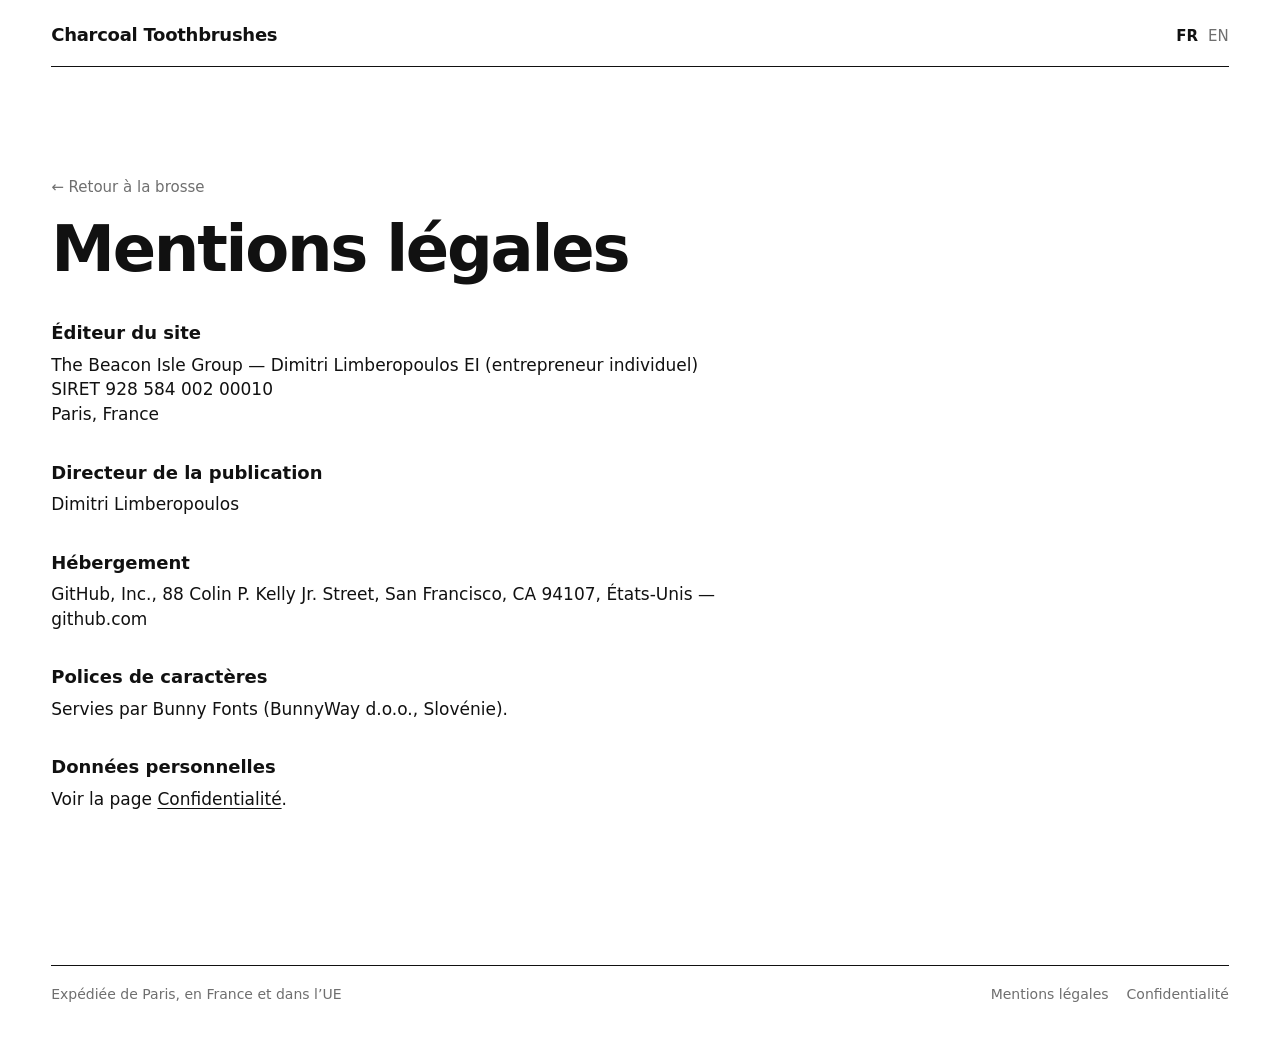
<file: mentions-legales/index.html>
<!doctype html>
<html lang="fr">
<head>
<meta charset="utf-8">
<meta name="viewport" content="width=device-width, initial-scale=1">
<title>Mentions légales — Charcoal Toothbrushes</title>
<meta name="description" content="Des poils ultra-souples, ultra-denses, noir de jais. Fabriquée en Europe. En boîtes de 4, 8 et 16 : une année de brosses à dents pour une, deux ou quatre personnes. Inscrivez-vous à la liste d’attente.">
<meta name="robots" content="noindex">
<link rel="canonical" href="https://dimlimber.github.io/charcoaltoothbrushes/mentions-legales/">
<link rel="alternate" hreflang="fr" href="https://dimlimber.github.io/charcoaltoothbrushes/mentions-legales/">
<link rel="alternate" hreflang="en" href="https://dimlimber.github.io/charcoaltoothbrushes/en/legal/">
<link rel="alternate" hreflang="x-default" href="https://dimlimber.github.io/charcoaltoothbrushes/en/legal/">
<meta property="og:type" content="website">
<meta property="og:site_name" content="Charcoal Toothbrushes">
<meta property="og:title" content="Charcoal Toothbrushes">
<meta property="og:description" content="La brosse à dents qu’on n’a pas envie de ranger. Inscrivez-vous à la liste d’attente.">
<meta property="og:url" content="https://dimlimber.github.io/charcoaltoothbrushes/mentions-legales/">
<meta property="og:image" content="https://dimlimber.github.io/charcoaltoothbrushes/assets/img/og.jpg">
<meta property="og:locale" content="fr_FR">
<meta name="twitter:card" content="summary_large_image">
<meta name="theme-color" content="#ffffff">
<link rel="icon" href="../assets/img/favicon.svg" type="image/svg+xml">
<link rel="preconnect" href="https://fonts.bunny.net">
<link rel="stylesheet" href="https://fonts.bunny.net/css?family=inter-tight:400,500,600&amp;display=swap">
<link rel="stylesheet" href="../assets/css/site.css">
</head>
<body class="page-legal">
<header class="top">
  <a class="mark" href="../">Charcoal Toothbrushes</a>
  <nav class="lang" aria-label="Language">
    <span aria-current="true">FR</span>
    <a href="../en/legal/" hreflang="en" lang="en" title="English">EN</a>
  </nav>
</header>
<main id="main">
<article class="doc">
  <p class="label"><a href="../">← Retour à la brosse</a></p>
  <h1>Mentions légales</h1>
  <h2>Éditeur du site</h2>
  <p>The Beacon Isle Group — Dimitri Limberopoulos EI (entrepreneur individuel)<br>
  SIRET 928 584 002 00010<br>
  Paris, France</p>

  <h2>Directeur de la publication</h2>
  <p>Dimitri Limberopoulos</p>

  <h2>Hébergement</h2>
  <p>GitHub, Inc., 88 Colin P. Kelly Jr. Street, San Francisco, CA 94107, États-Unis — github.com</p>

  <h2>Polices de caractères</h2>
  <p>Servies par Bunny Fonts (BunnyWay d.o.o., Slovénie).</p>

  <h2>Données personnelles</h2>
  <p>Voir la page <a href="../confidentialite/">Confidentialité</a>.</p>

</article>

</main>
<footer class="foot">
  <span>Expédiée de Paris, en France et dans l’UE</span>
  <span class="links"><a href="../mentions-legales/">Mentions légales</a><a href="../confidentialite/">Confidentialité</a></span>
</footer>
<script id="config" type="application/json">{"lang": "fr", "endpoint": null, "consentVersion": "2026-10-05"}</script>
<script src="../assets/js/site.js" defer></script>
</body>
</html>
</file>
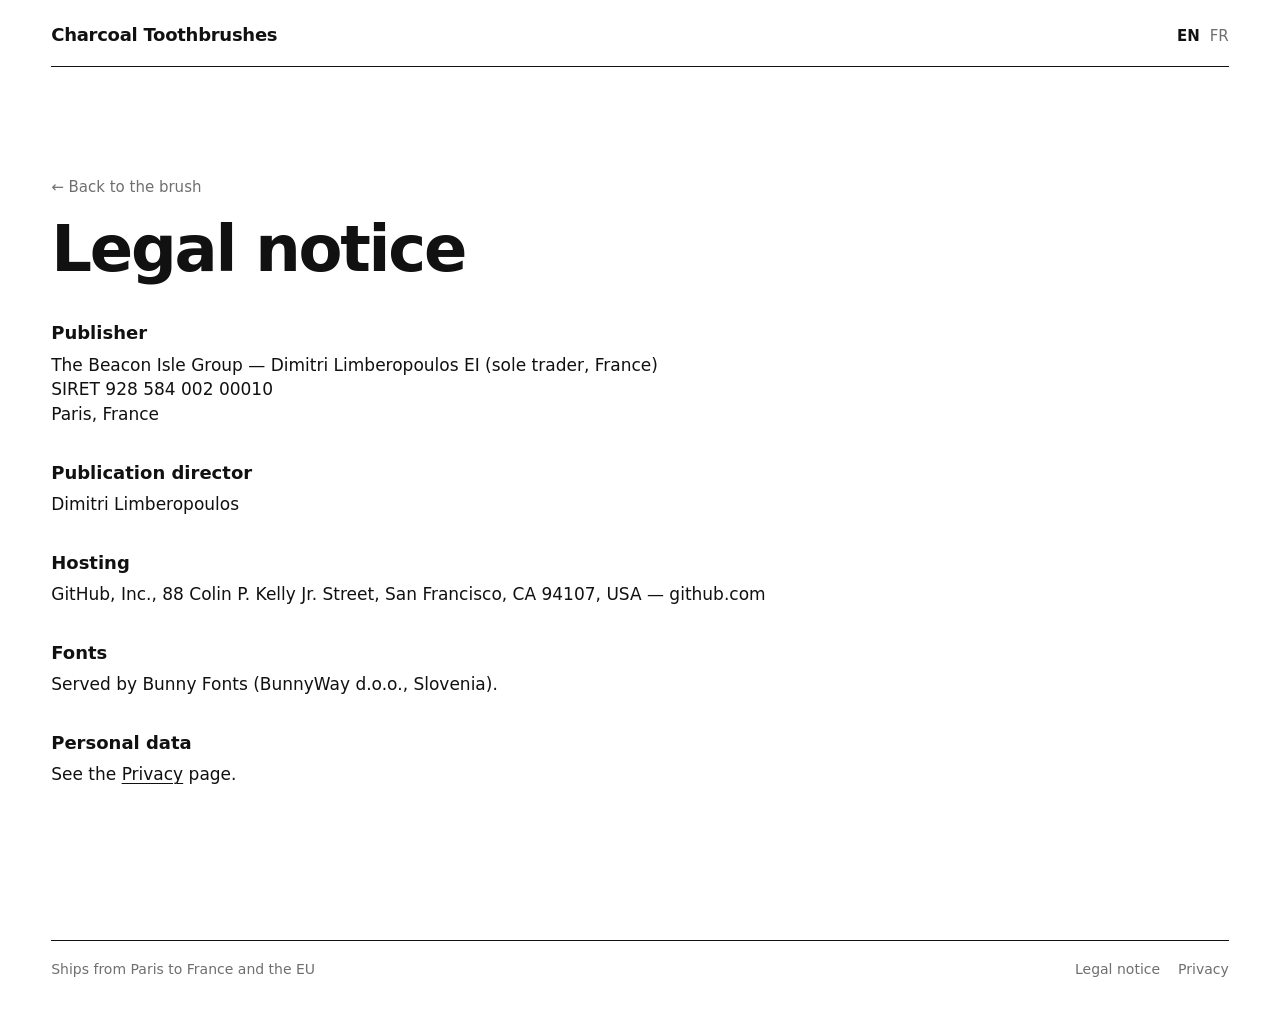
<file: en/legal/index.html>
<!doctype html>
<html lang="en">
<head>
<meta charset="utf-8">
<meta name="viewport" content="width=device-width, initial-scale=1">
<title>Legal notice — Charcoal Toothbrushes</title>
<meta name="description" content="Ultra-soft, ultra-dense, jet-black bristles. Made in Europe. Packs of 4, 8 and 16: a year of brushes for one, two or four. Join the waitlist.">
<meta name="robots" content="noindex">
<link rel="canonical" href="https://dimlimber.github.io/charcoaltoothbrushes/en/legal/">
<link rel="alternate" hreflang="fr" href="https://dimlimber.github.io/charcoaltoothbrushes/mentions-legales/">
<link rel="alternate" hreflang="en" href="https://dimlimber.github.io/charcoaltoothbrushes/en/legal/">
<link rel="alternate" hreflang="x-default" href="https://dimlimber.github.io/charcoaltoothbrushes/en/legal/">
<meta property="og:type" content="website">
<meta property="og:site_name" content="Charcoal Toothbrushes">
<meta property="og:title" content="Charcoal Toothbrushes">
<meta property="og:description" content="The toothbrush you’ll want to leave out. Join the waitlist.">
<meta property="og:url" content="https://dimlimber.github.io/charcoaltoothbrushes/en/legal/">
<meta property="og:image" content="https://dimlimber.github.io/charcoaltoothbrushes/assets/img/og.jpg">
<meta property="og:locale" content="en_GB">
<meta name="twitter:card" content="summary_large_image">
<meta name="theme-color" content="#ffffff">
<link rel="icon" href="../../assets/img/favicon.svg" type="image/svg+xml">
<link rel="preconnect" href="https://fonts.bunny.net">
<link rel="stylesheet" href="https://fonts.bunny.net/css?family=inter-tight:400,500,600&amp;display=swap">
<link rel="stylesheet" href="../../assets/css/site.css">
</head>
<body class="page-legal">
<header class="top">
  <a class="mark" href="../../en/">Charcoal Toothbrushes</a>
  <nav class="lang" aria-label="Language">
    <span aria-current="true">EN</span>
    <a href="../../mentions-legales/" hreflang="fr" lang="fr" title="Français">FR</a>
  </nav>
</header>
<main id="main">
<article class="doc">
  <p class="label"><a href="../../en/">← Back to the brush</a></p>
  <h1>Legal notice</h1>
  <h2>Publisher</h2>
  <p>The Beacon Isle Group — Dimitri Limberopoulos EI (sole trader, France)<br>
  SIRET 928 584 002 00010<br>
  Paris, France</p>

  <h2>Publication director</h2>
  <p>Dimitri Limberopoulos</p>

  <h2>Hosting</h2>
  <p>GitHub, Inc., 88 Colin P. Kelly Jr. Street, San Francisco, CA 94107, USA — github.com</p>

  <h2>Fonts</h2>
  <p>Served by Bunny Fonts (BunnyWay d.o.o., Slovenia).</p>

  <h2>Personal data</h2>
  <p>See the <a href="../../en/privacy/">Privacy</a> page.</p>

</article>

</main>
<footer class="foot">
  <span>Ships from Paris to France and the EU</span>
  <span class="links"><a href="../../en/legal/">Legal notice</a><a href="../../en/privacy/">Privacy</a></span>
</footer>
<script id="config" type="application/json">{"lang": "en", "endpoint": null, "consentVersion": "2026-10-05"}</script>
<script src="../../assets/js/site.js" defer></script>
</body>
</html>
</file>
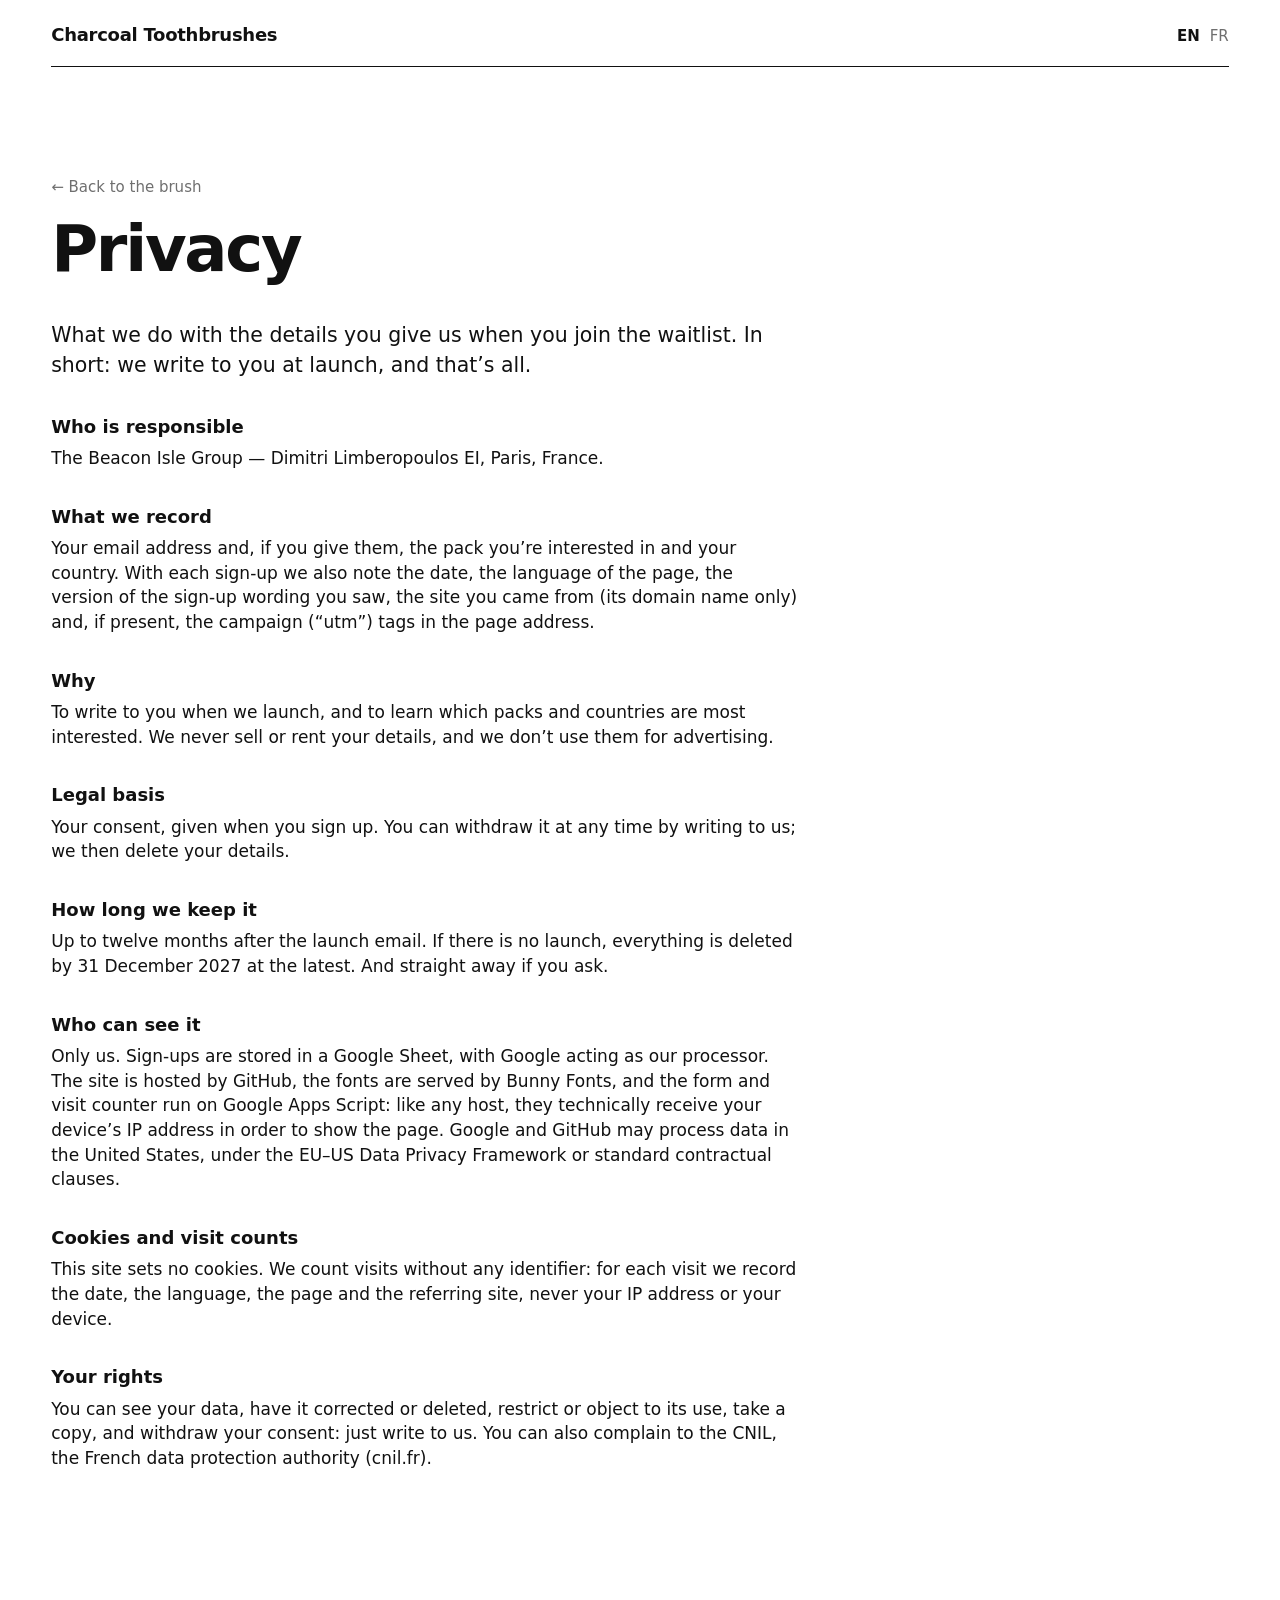
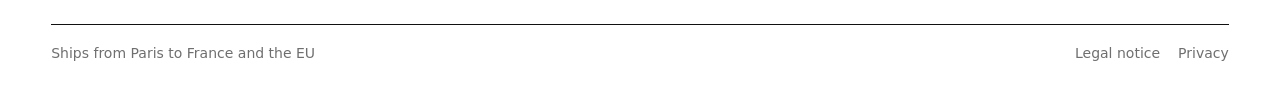
<file: en/privacy/index.html>
<!doctype html>
<html lang="en">
<head>
<meta charset="utf-8">
<meta name="viewport" content="width=device-width, initial-scale=1">
<title>Privacy — Charcoal Toothbrushes</title>
<meta name="description" content="Ultra-soft, ultra-dense, jet-black bristles. Made in Europe. Packs of 4, 8 and 16: a year of brushes for one, two or four. Join the waitlist.">
<meta name="robots" content="noindex">
<link rel="canonical" href="https://dimlimber.github.io/charcoaltoothbrushes/en/privacy/">
<link rel="alternate" hreflang="fr" href="https://dimlimber.github.io/charcoaltoothbrushes/confidentialite/">
<link rel="alternate" hreflang="en" href="https://dimlimber.github.io/charcoaltoothbrushes/en/privacy/">
<link rel="alternate" hreflang="x-default" href="https://dimlimber.github.io/charcoaltoothbrushes/en/privacy/">
<meta property="og:type" content="website">
<meta property="og:site_name" content="Charcoal Toothbrushes">
<meta property="og:title" content="Charcoal Toothbrushes">
<meta property="og:description" content="The toothbrush you’ll want to leave out. Join the waitlist.">
<meta property="og:url" content="https://dimlimber.github.io/charcoaltoothbrushes/en/privacy/">
<meta property="og:image" content="https://dimlimber.github.io/charcoaltoothbrushes/assets/img/og.jpg">
<meta property="og:locale" content="en_GB">
<meta name="twitter:card" content="summary_large_image">
<meta name="theme-color" content="#ffffff">
<link rel="icon" href="../../assets/img/favicon.svg" type="image/svg+xml">
<link rel="preconnect" href="https://fonts.bunny.net">
<link rel="stylesheet" href="https://fonts.bunny.net/css?family=inter-tight:400,500,600&amp;display=swap">
<link rel="stylesheet" href="../../assets/css/site.css">
</head>
<body class="page-privacy">
<header class="top">
  <a class="mark" href="../../en/">Charcoal Toothbrushes</a>
  <nav class="lang" aria-label="Language">
    <span aria-current="true">EN</span>
    <a href="../../confidentialite/" hreflang="fr" lang="fr" title="Français">FR</a>
  </nav>
</header>
<main id="main">
<article class="doc">
  <p class="label"><a href="../../en/">← Back to the brush</a></p>
  <h1>Privacy</h1>
  <p class="lead">What we do with the details you give us when you join the waitlist. In short: we write to you at launch, and that’s all.</p>

  <h2>Who is responsible</h2>
  <p>The Beacon Isle Group — Dimitri Limberopoulos EI, Paris, France.</p>

  <h2>What we record</h2>
  <p>Your email address and, if you give them, the pack you’re interested in and your country. With each sign-up we also note the date, the language of the page, the version of the sign-up wording you saw, the site you came from (its domain name only) and, if present, the campaign (“utm”) tags in the page address.</p>

  <h2>Why</h2>
  <p>To write to you when we launch, and to learn which packs and countries are most interested. We never sell or rent your details, and we don’t use them for advertising.</p>

  <h2>Legal basis</h2>
  <p>Your consent, given when you sign up. You can withdraw it at any time by writing to us; we then delete your details.</p>

  <h2>How long we keep it</h2>
  <p>Up to twelve months after the launch email. If there is no launch, everything is deleted by 31 December 2027 at the latest. And straight away if you ask.</p>

  <h2>Who can see it</h2>
  <p>Only us. Sign-ups are stored in a Google Sheet, with Google acting as our processor. The site is hosted by GitHub, the fonts are served by Bunny Fonts, and the form and visit counter run on Google Apps Script: like any host, they technically receive your device’s IP address in order to show the page. Google and GitHub may process data in the United States, under the EU–US Data Privacy Framework or standard contractual clauses.</p>

  <h2>Cookies and visit counts</h2>
  <p>This site sets no cookies. We count visits without any identifier: for each visit we record the date, the language, the page and the referring site, never your IP address or your device.</p>

  <h2>Your rights</h2>
  <p>You can see your data, have it corrected or deleted, restrict or object to its use, take a copy, and withdraw your consent: just write to us. You can also complain to the CNIL, the French data protection authority (cnil.fr).</p>

</article>

</main>
<footer class="foot">
  <span>Ships from Paris to France and the EU</span>
  <span class="links"><a href="../../en/legal/">Legal notice</a><a href="../../en/privacy/">Privacy</a></span>
</footer>
<script id="config" type="application/json">{"lang": "en", "endpoint": null, "consentVersion": "2026-10-05"}</script>
<script src="../../assets/js/site.js" defer></script>
</body>
</html>
</file>
<file: assets/css/site.css>
/* Charcoal Toothbrushes, direction A "Grid": white ground, one type family
   (Inter Tight), a strict 12-column grid, hairlines, black only where the charcoal is. */
:root {
  --ground: #ffffff;
  --ink: #111111;
  --mute: #6f6f6f;
  --faint: #9b9b9b;
  --rule: #e3e3e3;
  --pad: clamp(16px, 4vw, 56px);
  --gap: clamp(12px, 2vw, 24px);
  --wide: 1344px;
}

*, *::before, *::after { box-sizing: border-box; }
* { margin: 0; padding: 0; }
html { -webkit-text-size-adjust: 100%; scroll-behavior: smooth; }
@media (prefers-reduced-motion: reduce) { html { scroll-behavior: auto; } }
body {
  background: var(--ground);
  color: var(--ink);
  font: 400 17px/1.45 "Inter Tight", system-ui, -apple-system, sans-serif;
  -webkit-font-smoothing: antialiased;
  text-rendering: optimizeLegibility;
}
a { color: inherit; text-underline-offset: .18em; text-decoration-thickness: 1px; }
img { display: block; max-width: 100%; height: auto; }
figure { margin: 0; }
:focus-visible { outline: 2px solid var(--ink); outline-offset: 3px; }

.top, main, .foot { width: min(100% - 2 * var(--pad), var(--wide)); margin-inline: auto; }

/* Header */
.top { display: flex; justify-content: space-between; align-items: baseline; padding: 22px 0 18px; border-bottom: 1px solid var(--ink); }
.mark { font-weight: 600; font-size: 18px; letter-spacing: -.015em; text-decoration: none; }
.lang { display: flex; gap: 10px; font-size: 15px; color: var(--mute); }
.lang [aria-current] { color: var(--ink); font-weight: 600; }
.lang a { text-decoration: none; }
.lang a:hover { color: var(--ink); }

/* Grid sections */
main > section { display: grid; grid-template-columns: repeat(12, minmax(0, 1fr)); column-gap: var(--gap); }
main > section + section { border-top: 1px solid var(--ink); margin-top: clamp(88px, 11vw, 168px); padding-top: 20px; }
.head { display: contents; }
.label { grid-column: 1 / 4; font-size: 15px; color: var(--mute); }
section h2 { grid-column: 4 / -1; font-weight: 600; font-size: clamp(32px, 4.4vw, 68px); line-height: 1; letter-spacing: -.035em; }

/* Buttons and button-like links */
.cta {
  display: inline-flex; align-items: center; gap: 14px; padding: 15px 22px;
  border: 1px solid var(--ink); background: transparent; color: var(--ink);
  font: 500 16px/1 "Inter Tight", system-ui, sans-serif; text-decoration: none; cursor: pointer;
}
.cta::after { content: "→"; }
.cta:hover { background: var(--ink); color: var(--ground); }
.cta[disabled] { opacity: .45; cursor: default; }
.cta[disabled]:hover { background: transparent; color: var(--ink); }

/* Hero */
.hero { padding-top: clamp(56px, 10vw, 152px); }
.hero h1 { grid-column: 1 / -1; max-width: 11.5em; font-weight: 600; font-size: clamp(44px, 8.4vw, 128px); line-height: .94; letter-spacing: -.04em; }
.hero .sub { grid-column: 1 / 8; margin-top: clamp(22px, 3vw, 40px); font-size: clamp(18px, 1.7vw, 24px); line-height: 1.35; }
.hero .actions { grid-column: 1 / 8; margin-top: 28px; }
.hero-photo { grid-column: 1 / -1; margin-top: clamp(40px, 6vw, 96px); }
/* The handle and its shadow melt into the page instead of stopping at a hard edge. */
.hero-photo { position: relative; }
/* The camera move fades in over the still once it is actually playing. */
.hero-video { position: absolute; inset: 0; width: 100%; height: 100%; object-fit: cover; opacity: 0; transition: opacity .9s ease; pointer-events: none; }
.hero-video.on { opacity: 1; }
.hero-photo img, .hero-video {
  -webkit-mask-image: linear-gradient(90deg, transparent, #000 9%), linear-gradient(0deg, transparent, #000 14%);
  -webkit-mask-composite: source-in;
  mask-image: linear-gradient(90deg, transparent, #000 9%), linear-gradient(0deg, transparent, #000 14%);
  mask-composite: intersect;
}

/* Four make a year */
.year { grid-column: 4 / -1; list-style: none; margin-top: clamp(32px, 4vw, 56px); }
.year li { display: grid; grid-template-columns: 140px minmax(0, 1fr); align-items: center; gap: 24px; padding: 6px 0; border-top: 1px solid var(--rule); }
.year li:last-child { border-bottom: 1px solid var(--rule); }
.year span { font-size: 15px; }
.year i { font-style: normal; color: var(--mute); margin-right: 10px; font-variant-numeric: tabular-nums; }
.note { grid-column: 4 / -1; margin-top: 20px; font-size: clamp(18px, 1.6vw, 22px); }

/* Packs */
.pack-list { grid-column: 1 / -1; display: grid; grid-template-columns: repeat(3, minmax(0, 1fr)); margin-top: clamp(36px, 4vw, 64px); border-top: 1px solid var(--rule); }
.pack { padding: 28px 24px 8px 0; border-right: 1px solid var(--rule); margin-right: 24px; }
.pack:last-child { border-right: 0; margin-right: 0; }
.pack .n { font-weight: 600; font-size: clamp(104px, 14vw, 216px); line-height: .8; letter-spacing: -.065em; font-variant-numeric: tabular-nums; }
.pack h3 { font-weight: 600; font-size: 22px; margin-top: 26px; letter-spacing: -.01em; }
.pack-count { color: var(--mute); }
.pack-price { font-size: 32px; font-weight: 500; margin-top: 20px; letter-spacing: -.02em; }
.pack-per { color: var(--mute); font-size: 14px; }
.pack .cta { margin-top: 26px; }
.fine { grid-column: 1 / -1; margin-top: 28px; font-size: 14px; color: var(--mute); }

/* The brush, close up */
.detail-photo { grid-column: 1 / 9; grid-row: 2; margin-top: clamp(32px, 4vw, 56px); }
.detail .body { grid-column: 9 / -1; grid-row: 2; align-self: end; font-size: clamp(18px, 1.5vw, 21px); line-height: 1.45; }

/* The numbers behind "ultra soft, ultra dense" */
.stats { grid-column: 1 / -1; grid-row: 3; list-style: none; display: grid; grid-template-columns: repeat(3, minmax(0, 1fr)); margin-top: clamp(40px, 5vw, 72px); border-top: 1px solid var(--rule); }
.stats li { padding: 24px 24px 0 0; border-right: 1px solid var(--rule); margin-right: 24px; }
.stats li:last-child { border-right: 0; margin-right: 0; }
.stats .v { display: block; font-weight: 600; font-size: clamp(48px, 6.4vw, 104px); line-height: .9; letter-spacing: -.05em; font-variant-numeric: tabular-nums; white-space: nowrap; }
.stats .k { display: block; margin-top: 14px; color: var(--mute); max-width: 16em; }

/* Waitlist */
#waitlist-form { grid-column: 4 / 10; margin-top: clamp(24px, 3vw, 40px); }
.intro { font-size: clamp(18px, 1.6vw, 22px); }
.field { display: block; margin-top: 24px; }
.field span { display: block; font-size: 14px; color: var(--mute); margin-bottom: 4px; }
.field i { font-style: normal; color: var(--faint); }
.field input, .field select {
  width: 100%; padding: 10px 0; border: 0; border-bottom: 1px solid var(--ink); border-radius: 0;
  background: transparent; color: var(--ink); font: 400 19px/1.3 "Inter Tight", system-ui, sans-serif;
  -webkit-appearance: none; appearance: none;
}
.field select {
  padding-right: 28px; cursor: pointer;
  background: url("data:image/svg+xml,%3Csvg xmlns='http://www.w3.org/2000/svg' width='12' height='8'%3E%3Cpath d='M1 1l5 5 5-5' fill='none' stroke='%23111' stroke-width='1.3'/%3E%3C/svg%3E") no-repeat right 4px center;
}
.field input:focus, .field select:focus { outline: none; border-bottom-width: 2px; padding-bottom: 9px; }
.field input::placeholder { color: var(--faint); }
.field input[aria-invalid="true"] { border-bottom-color: #a01c1c; }
.hp { position: absolute; left: -10000px; width: 1px; height: 1px; overflow: hidden; }
.consent { margin-top: 24px; font-size: 14px; color: var(--mute); }
#waitlist-form .cta { margin-top: 26px; }
.msg { display: none; margin-top: 14px; font-size: 15px; }
#waitlist-form[data-state="invalid"] #waitlist-invalid,
#waitlist-form[data-state="error"] #waitlist-error,
#waitlist-form[data-state="closed"] #waitlist-closed { display: block; }
#waitlist-form[data-state="closed"] .field { opacity: .45; }
.done { display: none; }
#waitlist-form[data-state="done"] .fields { display: none; }
#waitlist-form[data-state="done"] .done { display: block; }
.done:focus { outline: none; }
.done-title { font-weight: 600; font-size: clamp(28px, 3vw, 40px); letter-spacing: -.02em; margin-bottom: 8px; }

/* Footer */
.foot { margin-top: clamp(96px, 12vw, 180px); border-top: 1px solid var(--ink); padding: 18px 0 40px; display: flex; justify-content: space-between; gap: 16px; font-size: 14px; color: var(--mute); }
.foot .links { display: flex; gap: 18px; flex-wrap: wrap; }
.foot a { text-decoration: none; }
.foot a:hover { color: var(--ink); }

/* Legal pages */
.doc { max-width: 44em; padding-top: clamp(48px, 8vw, 120px); }
.doc .label a { text-decoration: none; color: var(--mute); }
.doc .label a:hover { color: var(--ink); }
.doc h1 { font-weight: 600; font-size: clamp(36px, 5vw, 72px); line-height: 1; letter-spacing: -.035em; margin: 18px 0 40px; }
.doc h2 { font-size: 18px; font-weight: 600; margin-top: 34px; line-height: 1.3; }
.doc p { margin-top: 8px; }
.doc .lead { font-size: clamp(19px, 1.6vw, 22px); }

/* Phones */
@media (max-width: 760px) {
  .label, section h2, .hero .sub, .hero .actions, .year, .note, .detail-photo, .detail .body, #waitlist-form { grid-column: 1 / -1; }
  .label { margin-bottom: 12px; }
  .year li { grid-template-columns: 92px minmax(0, 1fr); gap: 12px; }
  .pack-list { grid-template-columns: 1fr; }
  .pack { border-right: 0; margin-right: 0; border-bottom: 1px solid var(--rule); padding-bottom: 32px; }
  .detail .label { grid-row: 1; }
  .detail h2 { grid-row: 2; }
  .detail-photo { grid-row: 3; }
  .detail .body { grid-row: 4; margin-top: 24px; }
  .stats { grid-row: 5; grid-template-columns: 1fr; }
  .stats li { border-right: 0; margin-right: 0; border-bottom: 1px solid var(--rule); padding-bottom: 22px; }
  .foot { flex-direction: column; }
}
</file>
